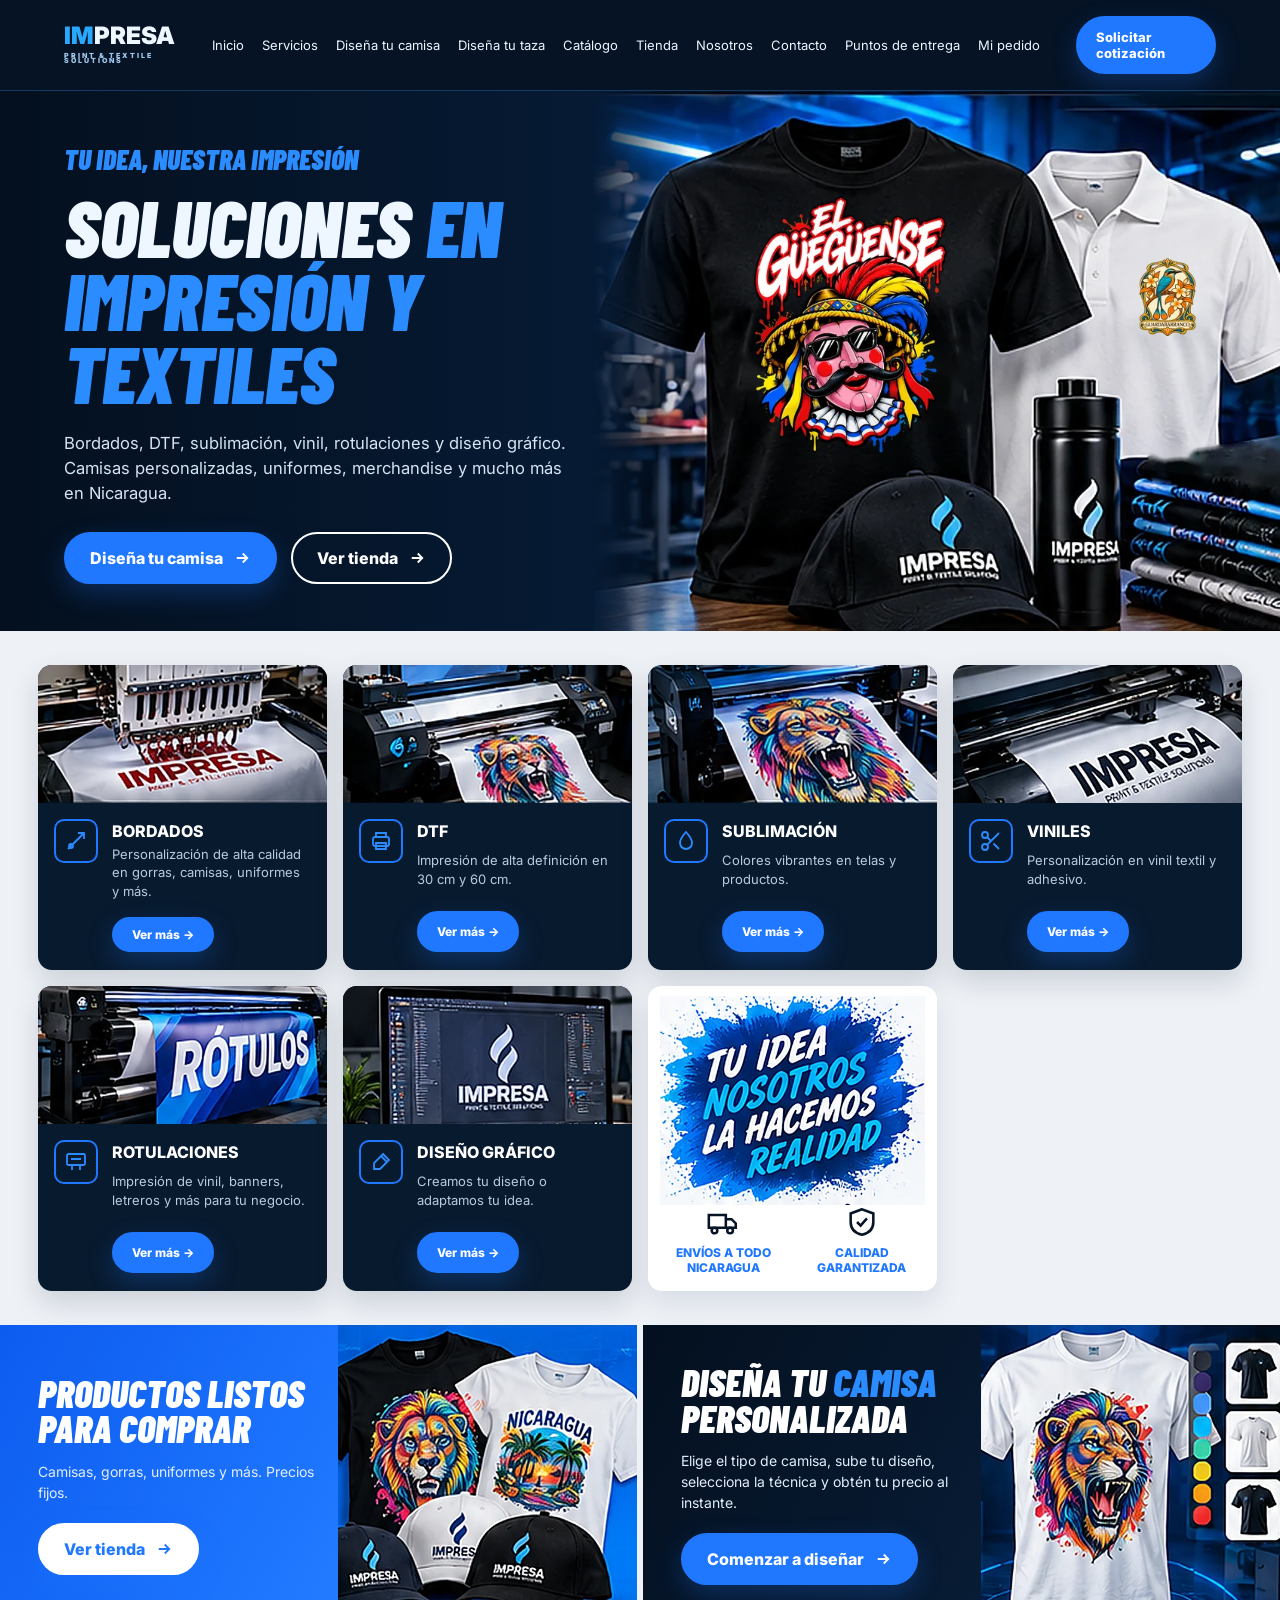
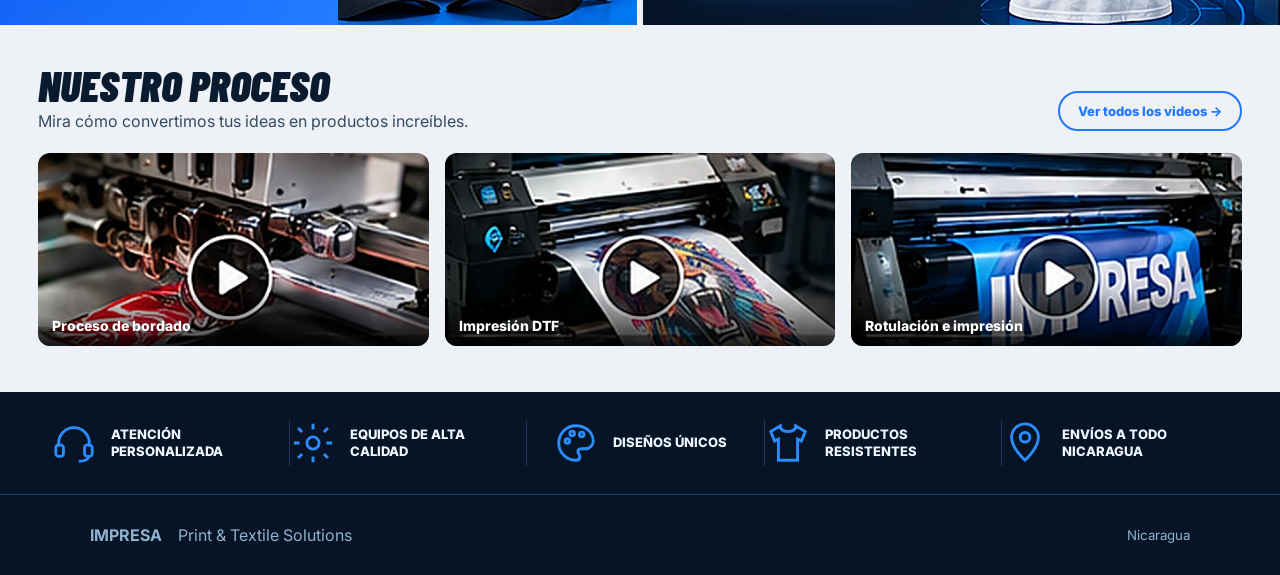
<file: index.html>
<!doctype html>
<html lang="es">
<head>
<meta charset="UTF-8">
<meta name="viewport" content="width=device-width,initial-scale=1">
<meta name="theme-color" content="#061426">
<title>IMPRESA | Print & Textile Solutions</title>
<meta name="description" content="Bordados, DTF, sublimación, vinil, rotulaciones y diseño gráfico en Nicaragua. Diseña tu camisa o compra productos listos.">
<link rel="preconnect" href="https://fonts.googleapis.com"><link rel="preconnect" href="https://fonts.gstatic.com" crossorigin>
<link href="https://fonts.googleapis.com/css2?family=Barlow+Condensed:ital,wght@1,800;1,900&family=Inter:wght@400;600;700;800&display=swap" rel="stylesheet">
<link rel="stylesheet" href="styles.css?v=taza360-1">
<style>
:root{--azul:#1f78ff;--azul2:#2a8cff;--navy:#061426;--card:#081a2e;--claro:#eef2f7}
body{font-family:Inter,Arial,sans-serif}
.disp{font-family:'Barlow Condensed',Impact,sans-serif;font-style:italic;font-weight:900;text-transform:uppercase;letter-spacing:0;line-height:.92}
.btnA{display:inline-flex;align-items:center;gap:10px;background:var(--azul);color:#fff;font-weight:800;padding:14px 24px;border-radius:999px;border:2px solid var(--azul);box-shadow:0 10px 26px #1f78ff40;transition:transform .15s,background .15s}
.btnA:hover{transform:translateY(-2px);background:var(--azul2)}
.btnA.line{background:transparent;border-color:#fff;box-shadow:none}
.btnA.white{background:#fff;color:var(--azul);border-color:#fff}
.btnA svg{width:18px;height:18px}
.quote{margin-left:8px;padding:11px 18px;font-size:13px}
/* Portada */
.hero2{position:relative;display:grid;grid-template-columns:minmax(0,.85fr) minmax(0,1.15fr);align-items:center;gap:20px;padding:0 0 0 5%;background:linear-gradient(90deg,#04101f 0,#061a33 45%,#0a2445 100%);overflow:hidden;min-height:540px}
.hero2 .txt{position:relative;z-index:2;padding:40px 0}
.hero2 .kicker{font-size:clamp(20px,2.2vw,28px);color:var(--azul2);margin:0}
.hero2 h1{font-size:clamp(46px,6.2vw,92px);margin:10px 0 22px;letter-spacing:0}
.hero2 h1 .b{color:var(--azul2)}
.hero2 p{color:#d6e4f3;font-size:clamp(15px,1.3vw,18px);line-height:1.5;max-width:520px}
.hero2 .acts{display:flex;gap:14px;flex-wrap:wrap;margin-top:26px}
.hero2 .pic{align-self:stretch;margin:0;position:relative}
.hero2 .pic img{width:100%;height:100%;object-fit:cover;object-position:left center;-webkit-mask-image:linear-gradient(90deg,transparent 0,#000 14%);mask-image:linear-gradient(90deg,transparent 0,#000 14%)}
/* Servicios */
.svcWrap{background:var(--claro);padding:34px 3%}
.svcGrid{max-width:1240px;margin:auto;display:grid;grid-template-columns:repeat(4,1fr);gap:16px}
.svcCard{background:var(--card);border-radius:14px;overflow:hidden;display:flex;flex-direction:column;box-shadow:0 12px 28px #06142626;color:#fff}
.svcCard img{width:100%;aspect-ratio:2.1/1;object-fit:cover}
.svcCard .body{display:grid;grid-template-columns:44px 1fr;gap:4px 14px;padding:16px 16px 18px;flex:1}
.ico2{grid-row:1/3;width:44px;height:44px;border-radius:10px;border:2px solid var(--azul);display:grid;place-items:center;color:var(--azul2)}
.ico2 svg{width:24px;height:24px}
.svcCard h3{margin:2px 0 0;font-size:16px;font-weight:800;text-transform:uppercase}
.svcCard p{margin:0;color:#b9cbe0;font-size:13px;line-height:1.45}
.svcCard .more{grid-column:2;justify-self:start;margin-top:12px;padding:8px 18px;font-size:12px}
.ideaCard{background:#fff;border-radius:14px;display:flex;flex-direction:column;align-items:center;justify-content:space-between;padding:10px 12px 16px;color:var(--azul);box-shadow:0 12px 28px #06142618}
.ideaCard img{width:100%;max-width:300px}
.ideaCard .perks{display:grid;grid-template-columns:1fr 1fr;gap:12px;width:100%;text-align:center;font-weight:800;font-size:12px;text-transform:uppercase}
.ideaCard .perks svg{width:34px;height:34px;display:block;margin:0 auto 6px;color:var(--navy)}
/* Banners */
.banners{display:grid;grid-template-columns:1fr 1fr;gap:6px;background:var(--claro);padding:0}
.ban{position:relative;display:grid;grid-template-columns:minmax(0,1fr) minmax(0,1fr);align-items:center;overflow:hidden;min-height:300px;color:#fff;padding-left:clamp(20px,3vw,40px)}
.ban.prod{background:linear-gradient(120deg,#0d5cf0,#1f78ff 55%,#3b8dff)}
.ban.dis{background:linear-gradient(120deg,#04101f,#0a2342)}
.ban h2{font-size:clamp(30px,3vw,46px);overflow-wrap:anywhere;margin:0 0 14px;letter-spacing:0}
.ban.dis h2 .b{color:var(--azul2)}
.ban p{color:#e3eefb;font-size:14px;line-height:1.5;margin:0 0 20px;max-width:330px}
.ban img{width:100%;height:100%;object-fit:cover}
/* Proceso */
.proc{background:var(--claro);color:var(--navy);padding:40px 3% 46px}
.proc .top{max-width:1240px;margin:0 auto 22px;display:flex;justify-content:space-between;align-items:end;gap:16px;flex-wrap:wrap}
.proc h2{font-size:clamp(34px,3.4vw,46px);margin:0;color:#0a1b30}
.proc .top p{margin:6px 0 0;color:#334a63}
.proc .btnA.line{border-color:var(--azul);color:var(--azul);padding:10px 18px;font-size:13px}
.vids{max-width:1240px;margin:auto;display:grid;grid-template-columns:repeat(auto-fit,minmax(230px,1fr));gap:16px}
.vid{position:relative;padding:0;border:0;border-radius:12px;overflow:hidden;cursor:pointer;background:#000;text-align:left;color:#fff;font:inherit}
.vid img{width:100%;aspect-ratio:2.03/1;object-fit:cover;transition:transform .3s}
.vid:hover img{transform:scale(1.04)}
.vid span{position:absolute;left:0;right:0;bottom:0;padding:26px 14px 12px;background:linear-gradient(transparent,#000c);font-weight:800;font-size:14px}
/* Ventajas */
.perksBar{background:var(--navy);display:grid;grid-template-columns:repeat(5,1fr);padding:28px 4%;gap:10px}
.perksBar div{display:flex;align-items:center;gap:14px;justify-content:center;font-weight:800;font-size:13px;text-transform:uppercase;line-height:1.3}
.perksBar div+div{border-left:1px solid #1d3a5a}
.perksBar svg{width:46px;height:46px;color:var(--azul2);flex:none}
.tiendaHome{background:#081a2e;padding:44px 4% 40px}
.tHead{max-width:1240px;margin:0 auto 18px;display:flex;justify-content:space-between;align-items:end;gap:14px;flex-wrap:wrap}
.tHead h2{font-size:clamp(34px,4vw,52px);margin:4px 0 0;color:#fff}
.carrusel{position:relative;max-width:1240px;margin:auto}
.pista{display:flex;gap:16px;overflow-x:auto;scroll-snap-type:x mandatory;scroll-behavior:smooth;padding:4px 2px 12px;scrollbar-width:none}
.pista::-webkit-scrollbar{display:none}
.slide{flex:0 0 calc((100% - 48px)/4);scroll-snap-align:start;background:#0b2037;border:1px solid #1d4d77;border-radius:16px;padding:10px 10px 14px;display:flex;flex-direction:column;gap:4px}
.slide .zoom,.realProducts .zoom{all:unset;cursor:zoom-in;display:block;border-radius:12px;overflow:hidden}
.slide img{width:100%;aspect-ratio:1;object-fit:cover;background:#eef2f7;transition:transform .3s}.slide .zoom:hover img{transform:scale(1.04)}
.slide b{font-size:15px;margin-top:6px}.slide span{font-size:12px;color:#9fc0da}.slide strong{color:#37aefe;font-size:18px}
.cNav{position:absolute;top:38%;z-index:2;width:44px;height:44px;border-radius:50%;border:0;background:#1f78ff;color:#fff;font-size:28px;line-height:1;cursor:pointer;box-shadow:0 6px 18px #0008}
.cPrev{left:-14px}.cSig{right:-14px}
@media(max-width:900px){.slide{flex-basis:calc((100% - 16px)/2)}}
@media(max-width:520px){.slide{flex-basis:78%}.cNav{display:none}}
@media(max-width:1100px){.quote{display:none}.svcGrid,.vids{grid-template-columns:repeat(2,1fr)}.banners{grid-template-columns:1fr}.perksBar{grid-template-columns:repeat(3,1fr);row-gap:22px}.perksBar div:nth-child(4){border-left:0}}
@media(max-width:900px){.hero2{grid-template-columns:1fr;padding:34px 5% 0;min-height:0}.hero2 .txt{padding-bottom:0}.hero2 .pic{margin:0 -6%}.hero2 .pic img{-webkit-mask-image:linear-gradient(180deg,transparent 0,#000 18%);mask-image:linear-gradient(180deg,transparent 0,#000 18%);height:auto}}
@media(max-width:600px){.svcGrid{gap:10px}.svcCard .body{grid-template-columns:1fr;padding:12px}.ico2{display:none}.svcCard h3{font-size:14px}.svcCard p{font-size:12px}.svcCard .more{grid-column:1;padding:7px 14px}.ban{grid-template-columns:1fr;padding:28px 20px 0}.ban img{height:240px;object-fit:contain}.vids{gap:10px}.vid span{font-size:12px;padding:20px 10px 8px}.perksBar{grid-template-columns:1fr 1fr}.perksBar div{justify-content:flex-start;border-left:0!important}.perksBar svg{width:36px;height:36px}.hero2 .acts .btnA{flex:1;justify-content:center;padding:13px 12px;font-size:14px;white-space:nowrap}}
</style>
</head>
<body>
<header>
  <a class="brand" href="index.html"><span>IM</span>PRESA<small>PRINT & TEXTILE SOLUTIONS</small></a>
  <button id="menu" aria-label="Abrir menú">☰</button>
  <nav id="nav"><a href="index.html">Inicio</a><a href="servicios.html">Servicios</a><a href="disena.html">Diseña tu camisa</a><a href="taza.html">Diseña tu taza</a><a href="catalogo.html">Catálogo</a><a href="tienda.html">Tienda</a><a href="nosotros.html">Nosotros</a><a href="contacto.html">Contacto</a><a href="puntos.html">Puntos de entrega</a><a href="pedido.html">Mi pedido <b id="cartCount"></b></a></nav>
  <a class="btnA quote" href="contacto.html">Solicitar cotización</a>
</header>

<main>
<section class="hero2" aria-labelledby="titulo">
  <div class="txt">
    <p class="kicker disp">Tu idea, nuestra impresión</p>
    <h1 id="titulo" class="disp">Soluciones <span class="b">en impresión y textiles</span></h1>
    <p>Bordados, DTF, sublimación, vinil, rotulaciones y diseño gráfico. Camisas personalizadas, uniformes, merchandise y mucho más en Nicaragua.</p>
    <div class="acts">
      <a class="btnA" href="disena.html">Diseña tu camisa <svg viewBox="0 0 24 24" fill="none" stroke="currentColor" stroke-width="2.4"><path d="M5 12h14M13 6l6 6-6 6"/></svg></a>
      <a class="btnA line" href="tienda.html">Ver tienda <svg viewBox="0 0 24 24" fill="none" stroke="currentColor" stroke-width="2.4"><path d="M5 12h14M13 6l6 6-6 6"/></svg></a>
    </div>
  </div>
  <figure class="pic"><img src="assets/portada/hero.webp" alt="Camiseta negra con el diseño El Güegüense, polo blanco con el guardabarranco, gorra y termo" width="1278" height="716" fetchpriority="high"></figure>
</section>

<section class="tiendaHome" aria-labelledby="t-tienda"><div class="tHead"><div><p class="eyebrow">TIENDA IMPRESA</p><h2 id="t-tienda" class="disp">Listas para llevar</h2></div><a class="btnA" href="tienda.html">Ver toda la tienda →</a></div>
  <div id="carrusel" class="carrusel" role="region" aria-roledescription="carrusel" aria-label="Productos de la tienda"><button type="button" class="cNav cPrev" aria-label="Anterior">‹</button><div class="pista" tabindex="0"></div><button type="button" class="cNav cSig" aria-label="Siguiente">›</button></div>
</section>

<section class="svcWrap" aria-label="Servicios">
  <div class="svcGrid">
    <article class="svcCard"><img src="assets/portada/bordado.webp" alt="Máquina bordando el logo IMPRESA" loading="lazy"><div class="body"><span class="ico2"><svg viewBox="0 0 24 24" fill="none" stroke="currentColor" stroke-width="1.8"><path d="M4 20 20 4M14 4h6v6"/><circle cx="7" cy="17" r="2"/></svg></span><h3>Bordados</h3><p>Personalización de alta calidad en gorras, camisas, uniformes y más.</p><a class="btnA more" href="servicios.html#bordado">Ver más →</a></div></article>
    <article class="svcCard"><img src="assets/portada/dtf.webp" alt="Impresora DTF imprimiendo un león a color" loading="lazy"><div class="body"><span class="ico2"><svg viewBox="0 0 24 24" fill="none" stroke="currentColor" stroke-width="1.8"><rect x="4" y="8" width="16" height="9" rx="2"/><path d="M7 8V4h10v4M7 14h10v6H7z"/></svg></span><h3>DTF</h3><p>Impresión de alta definición en 30 cm y 60 cm.</p><a class="btnA more" href="servicios.html#dtf">Ver más →</a></div></article>
    <article class="svcCard"><img src="assets/portada/sublimacion.webp" alt="Sublimación de un león a todo color" loading="lazy"><div class="body"><span class="ico2"><svg viewBox="0 0 24 24" fill="none" stroke="currentColor" stroke-width="1.8"><path d="M12 3s6 6.5 6 11a6 6 0 0 1-12 0c0-4.5 6-11 6-11z"/></svg></span><h3>Sublimación</h3><p>Colores vibrantes en telas y productos.</p><a class="btnA more" href="servicios.html#sublimacion">Ver más →</a></div></article>
    <article class="svcCard"><img src="assets/portada/vinil.webp" alt="Vinil impreso con el logo IMPRESA" loading="lazy"><div class="body"><span class="ico2"><svg viewBox="0 0 24 24" fill="none" stroke="currentColor" stroke-width="1.8"><circle cx="6" cy="6" r="3"/><circle cx="6" cy="18" r="3"/><path d="M20 4 8.1 15.9M14.5 14.5 20 20M8.1 8.1 12 12"/></svg></span><h3>Viniles</h3><p>Personalización en vinil textil y adhesivo.</p><a class="btnA more" href="servicios.html#vinil">Ver más →</a></div></article>
    <article class="svcCard"><img src="assets/portada/rotulacion.webp" alt="Impresión de un rótulo en gran formato" loading="lazy"><div class="body"><span class="ico2"><svg viewBox="0 0 24 24" fill="none" stroke="currentColor" stroke-width="1.8"><rect x="3" y="4" width="18" height="11" rx="1.5"/><path d="M8 15v5M16 15v5M7 9h10"/></svg></span><h3>Rotulaciones</h3><p>Impresión de vinil, banners, letreros y más para tu negocio.</p><a class="btnA more" href="servicios.html#rotulacion">Ver más →</a></div></article>
    <article class="svcCard"><img src="assets/portada/diseno-grafico.webp" alt="Diseño del logo IMPRESA en computadora" loading="lazy"><div class="body"><span class="ico2"><svg viewBox="0 0 24 24" fill="none" stroke="currentColor" stroke-width="1.8"><path d="m14 4 6 6-9 9H5v-6z"/><path d="m12 6 6 6"/></svg></span><h3>Diseño gráfico</h3><p>Creamos tu diseño o adaptamos tu idea.</p><a class="btnA more" href="servicios.html#diseno">Ver más →</a></div></article>
    <div class="ideaCard">
      <img src="assets/portada/tu-idea.webp" alt="Tu idea, nosotros la hacemos realidad" loading="lazy">
      <div class="perks"><span><svg viewBox="0 0 24 24" fill="none" stroke="currentColor" stroke-width="1.8"><path d="M2 7h12v9H2zM14 10h4l3 3v3h-7"/><circle cx="6" cy="18" r="2"/><circle cx="17" cy="18" r="2"/></svg>Envíos a todo Nicaragua</span><span><svg viewBox="0 0 24 24" fill="none" stroke="currentColor" stroke-width="1.8"><path d="M12 3 4 6v6c0 5 3.5 8 8 9 4.5-1 8-4 8-9V6z"/><path d="m8.5 12 2.5 2.5 4.5-5"/></svg>Calidad garantizada</span></div>
    </div>
  </div>
</section>

<section class="banners" aria-label="Tienda y diseño">
  <div class="ban prod">
    <div><h2 class="disp">Productos listos para comprar</h2><p>Camisas, gorras, uniformes y más. Precios fijos.</p><a class="btnA white" href="tienda.html">Ver tienda <svg viewBox="0 0 24 24" fill="none" stroke="currentColor" stroke-width="2.4"><path d="M5 12h14M13 6l6 6-6 6"/></svg></a></div>
    <img src="assets/portada/productos.webp" alt="Camisetas y gorras listas para comprar" loading="lazy">
  </div>
  <div class="ban dis">
    <div><h2 class="disp">Diseña tu <span class="b">camisa</span> personalizada</h2><p>Elige el tipo de camisa, sube tu diseño, selecciona la técnica y obtén tu precio al instante.</p><a class="btnA" href="disena.html">Comenzar a diseñar <svg viewBox="0 0 24 24" fill="none" stroke="currentColor" stroke-width="2.4"><path d="M5 12h14M13 6l6 6-6 6"/></svg></a></div>
    <img src="assets/portada/disena.webp" alt="Camiseta blanca con diseño de león y selector de colores" loading="lazy">
  </div>
</section>

<section class="proc" aria-labelledby="proceso">
  <div class="top"><div><h2 id="proceso" class="disp">Nuestro proceso</h2><p>Mira cómo convertimos tus ideas en productos increíbles.</p></div><a class="btnA line" href="nosotros.html#proceso">Ver todos los videos →</a></div>
  <div class="vids">
    <button class="vid video" data-title="Proceso de bordado"><img src="assets/portada/video-bordado.webp" alt="" loading="lazy"><span>Proceso de bordado</span></button>
    <button class="vid video" data-title="Impresión DTF"><img src="assets/portada/video-dtf.webp" alt="" loading="lazy"><span>Impresión DTF</span></button>
    <button class="vid video" data-title="Rotulación e impresión"><img src="assets/portada/video-rotulacion.webp" alt="" loading="lazy"><span>Rotulación e impresión</span></button>
  </div>
</section>

<section class="perksBar" aria-label="Por qué IMPRESA">
  <div><svg viewBox="0 0 24 24" fill="none" stroke="currentColor" stroke-width="1.5"><path d="M4 14v-2a8 8 0 0 1 16 0v2"/><rect x="2.5" y="13" width="4" height="6" rx="1.5"/><rect x="17.5" y="13" width="4" height="6" rx="1.5"/><path d="M19.5 19c0 1.5-2 2.5-5 2.5"/></svg>Atención personalizada</div>
  <div><svg viewBox="0 0 24 24" fill="none" stroke="currentColor" stroke-width="1.5"><circle cx="12" cy="12" r="3.2"/><path d="M12 2v3M12 19v3M4.2 4.2l2.1 2.1M17.7 17.7l2.1 2.1M2 12h3M19 12h3M4.2 19.8l2.1-2.1M17.7 6.3l2.1-2.1"/></svg>Equipos de alta calidad</div>
  <div><svg viewBox="0 0 24 24" fill="none" stroke="currentColor" stroke-width="1.5"><path d="M12 3a9 9 0 1 0 0 18c1.5 0 2-1 2-2s-1-1.5-1-2.5 1-1.5 2-1.5h2a4 4 0 0 0 4-4c0-4.5-4-8-9-8z"/><circle cx="7.5" cy="11" r="1.2"/><circle cx="10" cy="7" r="1.2"/><circle cx="15" cy="7.5" r="1.2"/></svg>Diseños únicos</div>
  <div><svg viewBox="0 0 24 24" fill="none" stroke="currentColor" stroke-width="1.5"><path d="M8 3 3 6l2 5 2-1v11h10V10l2 1 2-5-5-3c0 2-1.5 3-4 3S8 5 8 3z"/></svg>Productos resistentes</div>
  <div><svg viewBox="0 0 24 24" fill="none" stroke="currentColor" stroke-width="1.5"><path d="M12 21s7-6.2 7-12a7 7 0 0 0-14 0c0 5.8 7 12 7 12z"/><circle cx="12" cy="9" r="2.5"/></svg>Envíos a todo Nicaragua</div>
</section>
</main>

<dialog id="videoModal"><button id="closeModal" aria-label="Cerrar">✕</button><div class="videoBox">▶</div><h3 id="videoTitle">Proceso IMPRESA</h3><p id="videoNote">Pronto verás aquí el video real de IMPRESA. Mientras tanto, escríbenos por WhatsApp y te mostramos trabajos recientes.</p></dialog>
<footer><b>IMPRESA</b><span>Print & Textile Solutions</span><small>Nicaragua</small></footer>
<script src="config.js"></script><script src="app.js?v=taza-transparente-4"></script><script src="camisas.js"></script>
</body>
</html>
</file>
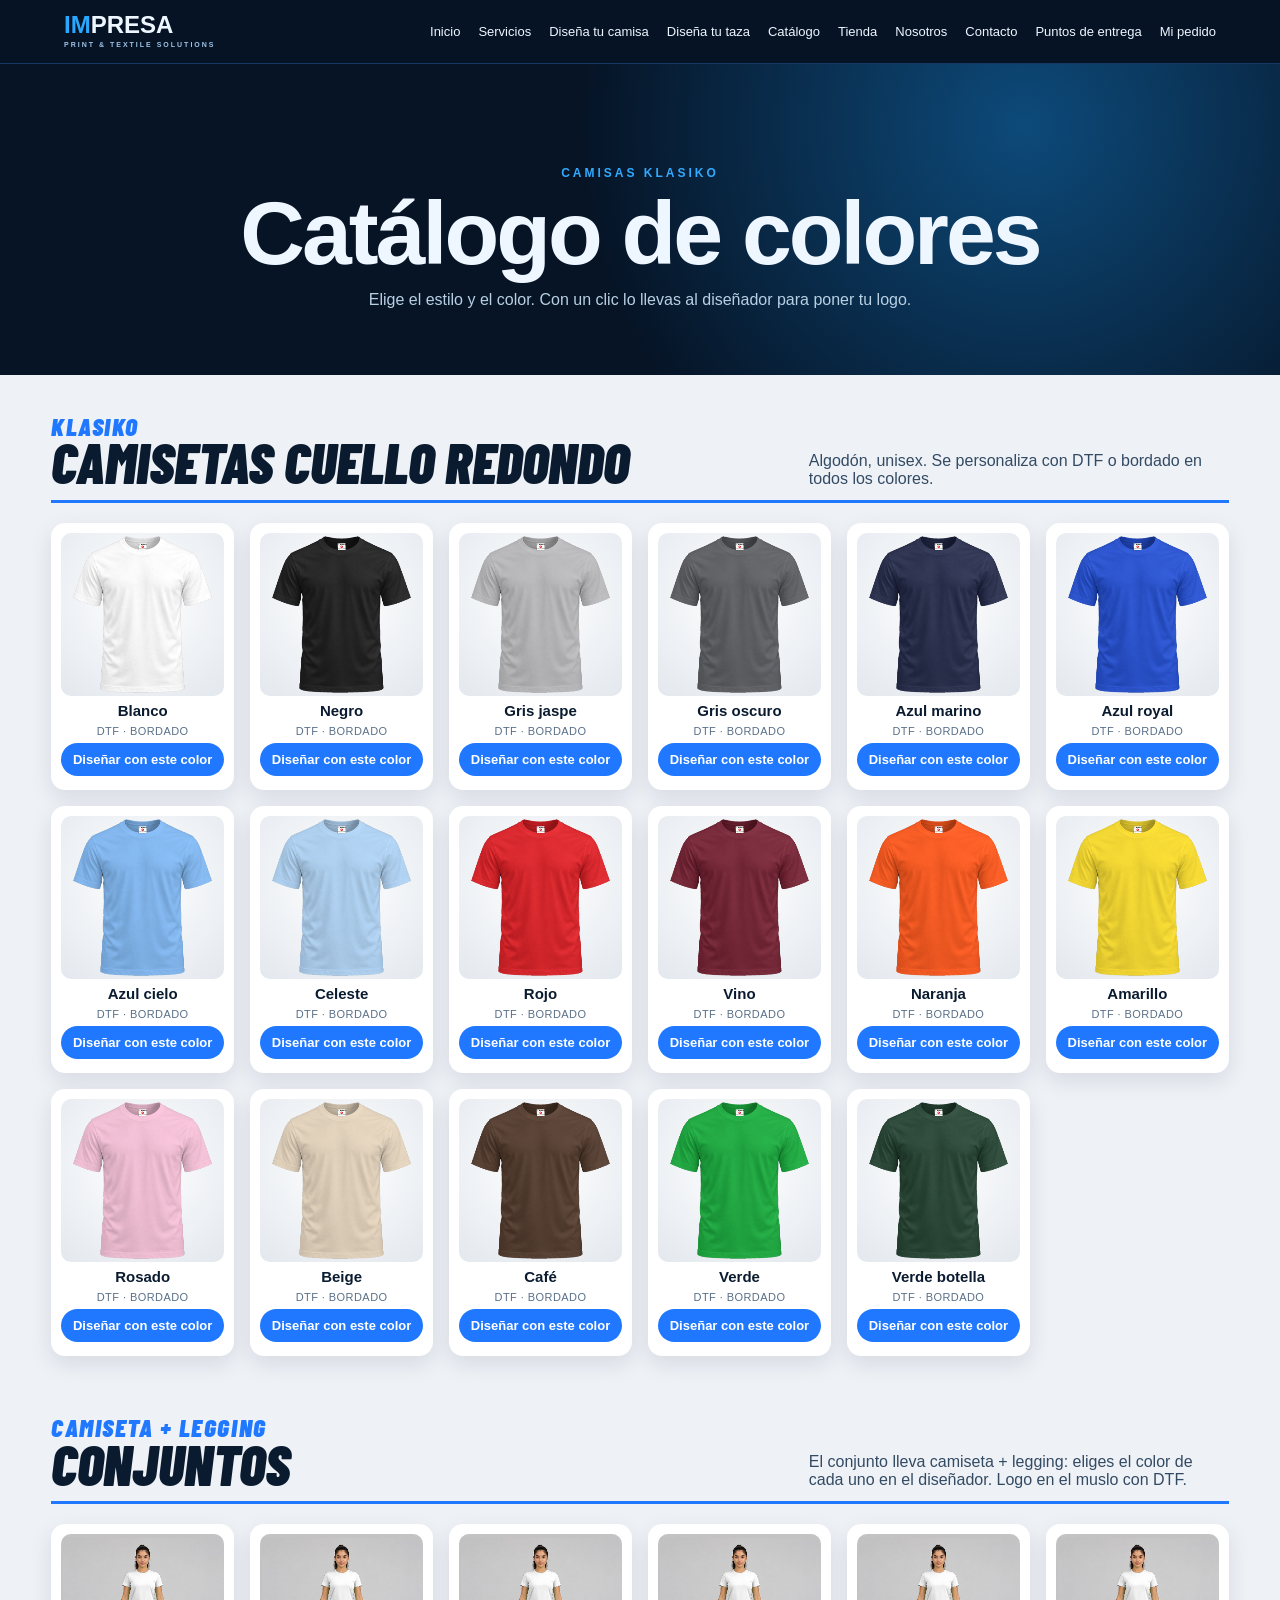
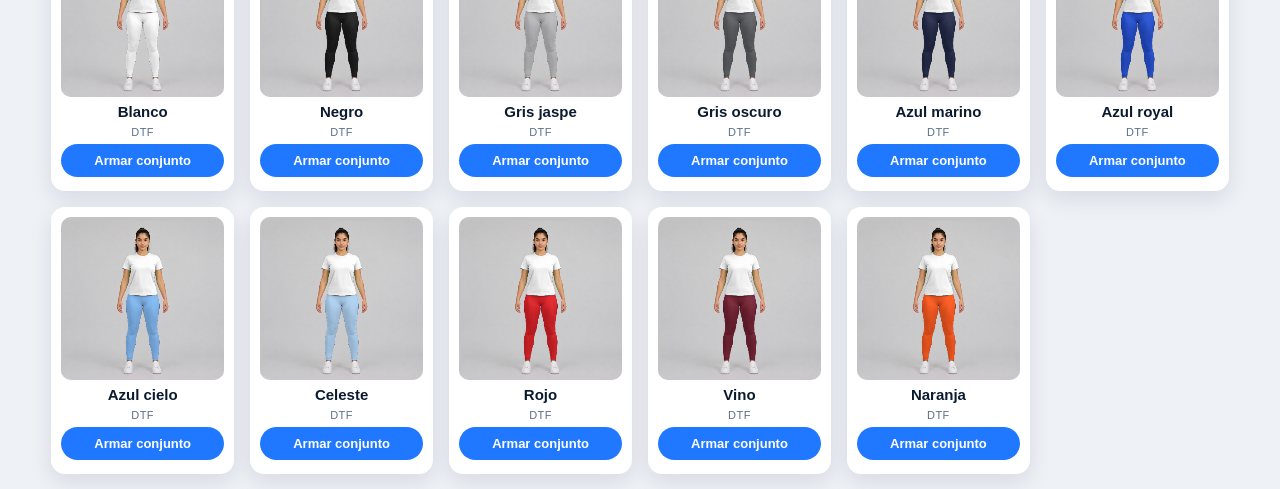
<file: catalogo.html>
<!doctype html>
<html lang="es">
<head>
<meta charset="UTF-8"><meta name="viewport" content="width=device-width,initial-scale=1"><meta name="theme-color" content="#061426">
<title>Catálogo de colores | IMPRESA</title>
<meta name="description" content="Catálogo de camisas Klasiko: camiseta cuello redondo y camisa Waffit en todos sus colores. Elige tu color y diseña tu camisa.">
<link href="https://fonts.googleapis.com/css2?family=Barlow+Condensed:ital,wght@1,800;1,900&display=swap" rel="stylesheet">
<link rel="stylesheet" href="styles.css">
<style>
.cat{background:#eef2f7;color:#0a1b30;padding:40px 4% 50px}
.cat+.cat{padding-top:10px}
.catHead{max-width:1240px;margin:0 auto 20px;display:flex;justify-content:space-between;align-items:end;gap:16px;flex-wrap:wrap;border-bottom:3px solid #1f78ff;padding-bottom:12px}
.catHead h2{font-family:'Barlow Condensed',Impact,sans-serif;font-style:italic;font-weight:900;text-transform:uppercase;font-size:clamp(36px,4.4vw,58px);line-height:.9;margin:0;letter-spacing:0;color:#0a1b30}
.catHead h2 small{display:block;font-size:.45em;color:#1f78ff;letter-spacing:.06em}
.catHead p{margin:0;color:#334a63;max-width:420px}
.grid{max-width:1240px;margin:auto;display:grid;grid-template-columns:repeat(auto-fill,minmax(170px,1fr));gap:16px}
.card{background:#fff;border-radius:14px;padding:10px 10px 14px;text-align:center;box-shadow:0 8px 22px #0614261a;display:flex;flex-direction:column;gap:6px;transition:transform .15s}
.card:hover{transform:translateY(-3px)}
.card canvas{width:100%;aspect-ratio:1;border-radius:10px;background:radial-gradient(circle at 50% 40%,#fff,#e3e8ee)}
.card b{font-size:15px}
.card .cod{font-family:'Barlow Condensed',Impact,sans-serif;font-style:italic;font-weight:900;font-size:24px;color:#1f78ff;line-height:1}
.card .uso{font-size:11px;color:#5a7088;text-transform:uppercase;letter-spacing:.04em}
.card a{margin-top:auto;background:#1f78ff;color:#fff;border-radius:999px;padding:9px 10px;font-weight:800;font-size:13px}
.card a:hover{background:#2a8cff}.card a.lisa{background:#fff;color:#1f78ff;border:2px solid #1f78ff}
@media(max-width:520px){.grid{grid-template-columns:1fr 1fr;gap:10px}.card .cod{font-size:20px}}
</style>
</head>
<body>
<header><a class="brand" href="index.html"><span>IM</span>PRESA<small>PRINT & TEXTILE SOLUTIONS</small></a><button id="menu" aria-label="Abrir menú">☰</button><nav id="nav"><a href="index.html">Inicio</a><a href="servicios.html">Servicios</a><a href="disena.html">Diseña tu camisa</a><a href="taza.html">Diseña tu taza</a><a href="catalogo.html">Catálogo</a><a href="tienda.html">Tienda</a><a href="nosotros.html">Nosotros</a><a href="contacto.html">Contacto</a><a href="puntos.html">Puntos de entrega</a><a href="pedido.html">Mi pedido <b id="cartCount"></b></a></nav></header>
<main>
<section class="pageHero"><p class="eyebrow">CAMISAS KLASIKO</p><h1>Catálogo de colores</h1><p>Elige el estilo y el color. Con un clic lo llevas al diseñador para poner tu logo.</p></section>
<section class="cat" aria-labelledby="t-camiseta"><div class="catHead"><h2 id="t-camiseta"><small>Klasiko</small>Camisetas cuello redondo</h2><p>Algodón, unisex. Se personaliza con DTF o bordado en todos los colores.</p></div><div class="grid" data-prenda="camiseta"></div></section>
<section class="cat" aria-labelledby="t-leg"><div class="catHead"><h2 id="t-leg"><small>Camiseta + legging</small>Conjuntos</h2><p>El conjunto lleva camiseta + legging: eliges el color de cada uno en el diseñador. Logo en el muslo con DTF.</p></div><div class="grid" data-prenda="legging"></div></section>
<section class="cat" aria-labelledby="t-waffit"><div class="catHead"><h2 id="t-waffit"><small>Klasiko U-Waffit</small>Camisas polo Waffit</h2><p>Tipo polo con ribete gris en cuello y mangas. Se personaliza con bordado en todos los colores.</p></div><div class="grid" data-prenda="waffit"></div></section>
</main>
<footer><b>IMPRESA</b><span>Print & Textile Solutions</span><small>Nicaragua</small></footer>
<script src="config.js"></script><script src="app.js"></script><script src="camisas.js"></script>
<script>
(async()=>{
const tmp=document.createElement('canvas');tmp.width=tmp.height=800;const tx=tmp.getContext('2d');
for(const grid of $$('.grid[data-prenda]')){const id=grid.dataset.prenda,p=PRENDAS[id];await cargarPrenda(id==='legging'?'modelo':id,false);
  for(const c of p.colores){const card=document.createElement('article');card.className='card';
    const cv=document.createElement('canvas');cv.width=cv.height=360;cv.setAttribute('role','img');cv.setAttribute('aria-label',`${p.corto} ${c.nombre}`);
    if(id==='legging')pintarCamisa(tx,'modelo','frente','#ffffff','M',c.hex);else pintarCamisa(tx,id,Object.keys(p.fotos)[0],c.hex,'M');cv.getContext('2d').drawImage(tmp,0,0,360,360);
    card.append(cv);
    if(c.codigo){const k=document.createElement('span');k.className='cod';k.textContent=c.codigo;card.append(k)}
    const n=document.createElement('b');n.textContent=c.nombre;card.append(n);
    const s=document.createElement('span');s.className='uso';const diseñable=true;s.textContent=(p.tecnicas||['DTF']).join(' · ');card.append(s);
    const a=document.createElement('a');if(diseñable){a.href=id==='legging'?`disena.html?prenda=conjunto&lado=legging&leg=${encodeURIComponent(c.nombre)}`:`disena.html?prenda=${id}&color=${encodeURIComponent(c.codigo||c.nombre)}`;a.textContent=id==='legging'?'Armar conjunto':'Diseñar con este color'}else{a.href='contacto.html';a.textContent='Consultar';a.className='lisa'}card.append(a);
    grid.append(card);await new Promise(r=>setTimeout(r)); // deja respirar al navegador entre camisas
  }}
})();
</script>
</body>
</html>
</file>
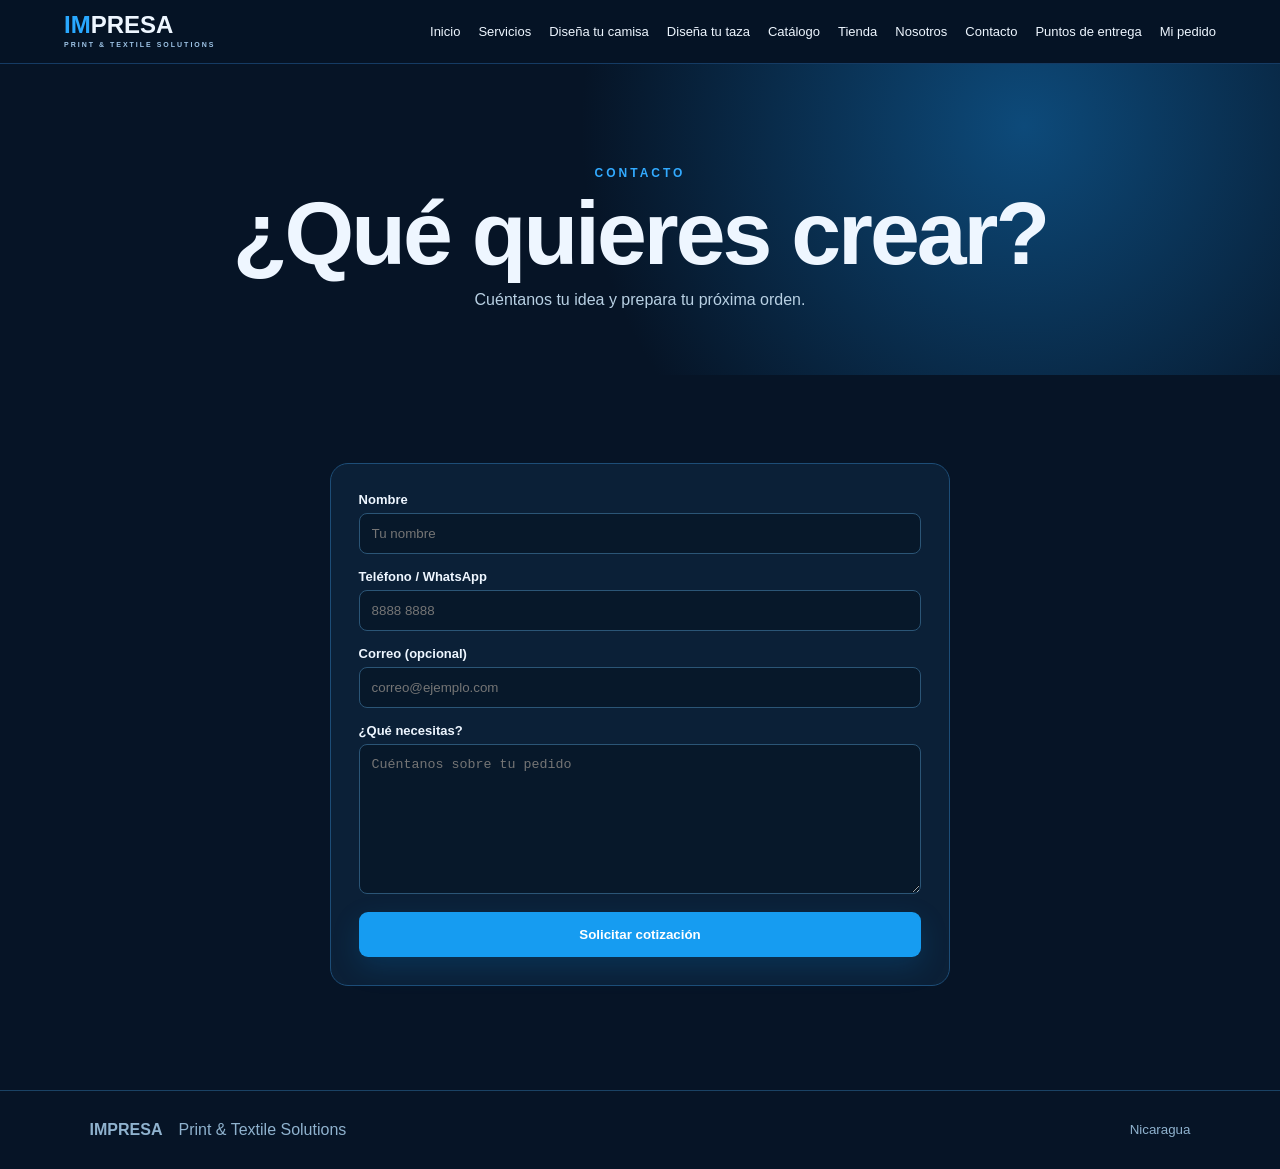
<file: contacto.html>
<!doctype html><html lang="es"><head><meta charset="UTF-8"><meta name="viewport" content="width=device-width,initial-scale=1"><meta name="theme-color" content="#061426"><title>Contacto | IMPRESA</title><link rel="stylesheet" href="styles.css"></head><body><header><a class="brand" href="index.html"><span>IM</span>PRESA<small>PRINT & TEXTILE SOLUTIONS</small></a><button id="menu" aria-label="Abrir menú">☰</button><nav id="nav"><a href="index.html">Inicio</a><a href="servicios.html">Servicios</a><a href="disena.html">Diseña tu camisa</a><a href="taza.html">Diseña tu taza</a><a href="catalogo.html">Catálogo</a><a href="tienda.html">Tienda</a><a href="nosotros.html">Nosotros</a><a href="contacto.html">Contacto</a><a href="puntos.html">Puntos de entrega</a><a href="pedido.html">Mi pedido <b id="cartCount"></b></a></nav></header><main><section class="pageHero"><p class="eyebrow">CONTACTO</p><h1>¿Qué quieres crear?</h1><p>Cuéntanos tu idea y prepara tu próxima orden.</p></section><section class="contactPage"><form class="contactForm" id="contactForm"><label>Nombre<input name="nombre" required autocomplete="name" placeholder="Tu nombre"></label><label>Teléfono / WhatsApp<input name="telefono" required type="tel" autocomplete="tel" placeholder="8888 8888"></label><label>Correo (opcional)<input name="correo" type="email" autocomplete="email" placeholder="correo@ejemplo.com"></label><label>¿Qué necesitas?<textarea name="mensaje" required placeholder="Cuéntanos sobre tu pedido"></textarea></label><button type="submit" class="btn">Solicitar cotización</button></form><p id="contactStatus" class="status" role="status"></p></section></main><footer><b>IMPRESA</b><span>Print & Textile Solutions</span><small>Nicaragua</small></footer><script src="config.js"></script><script src="app.js"></script></body></html>
</file>
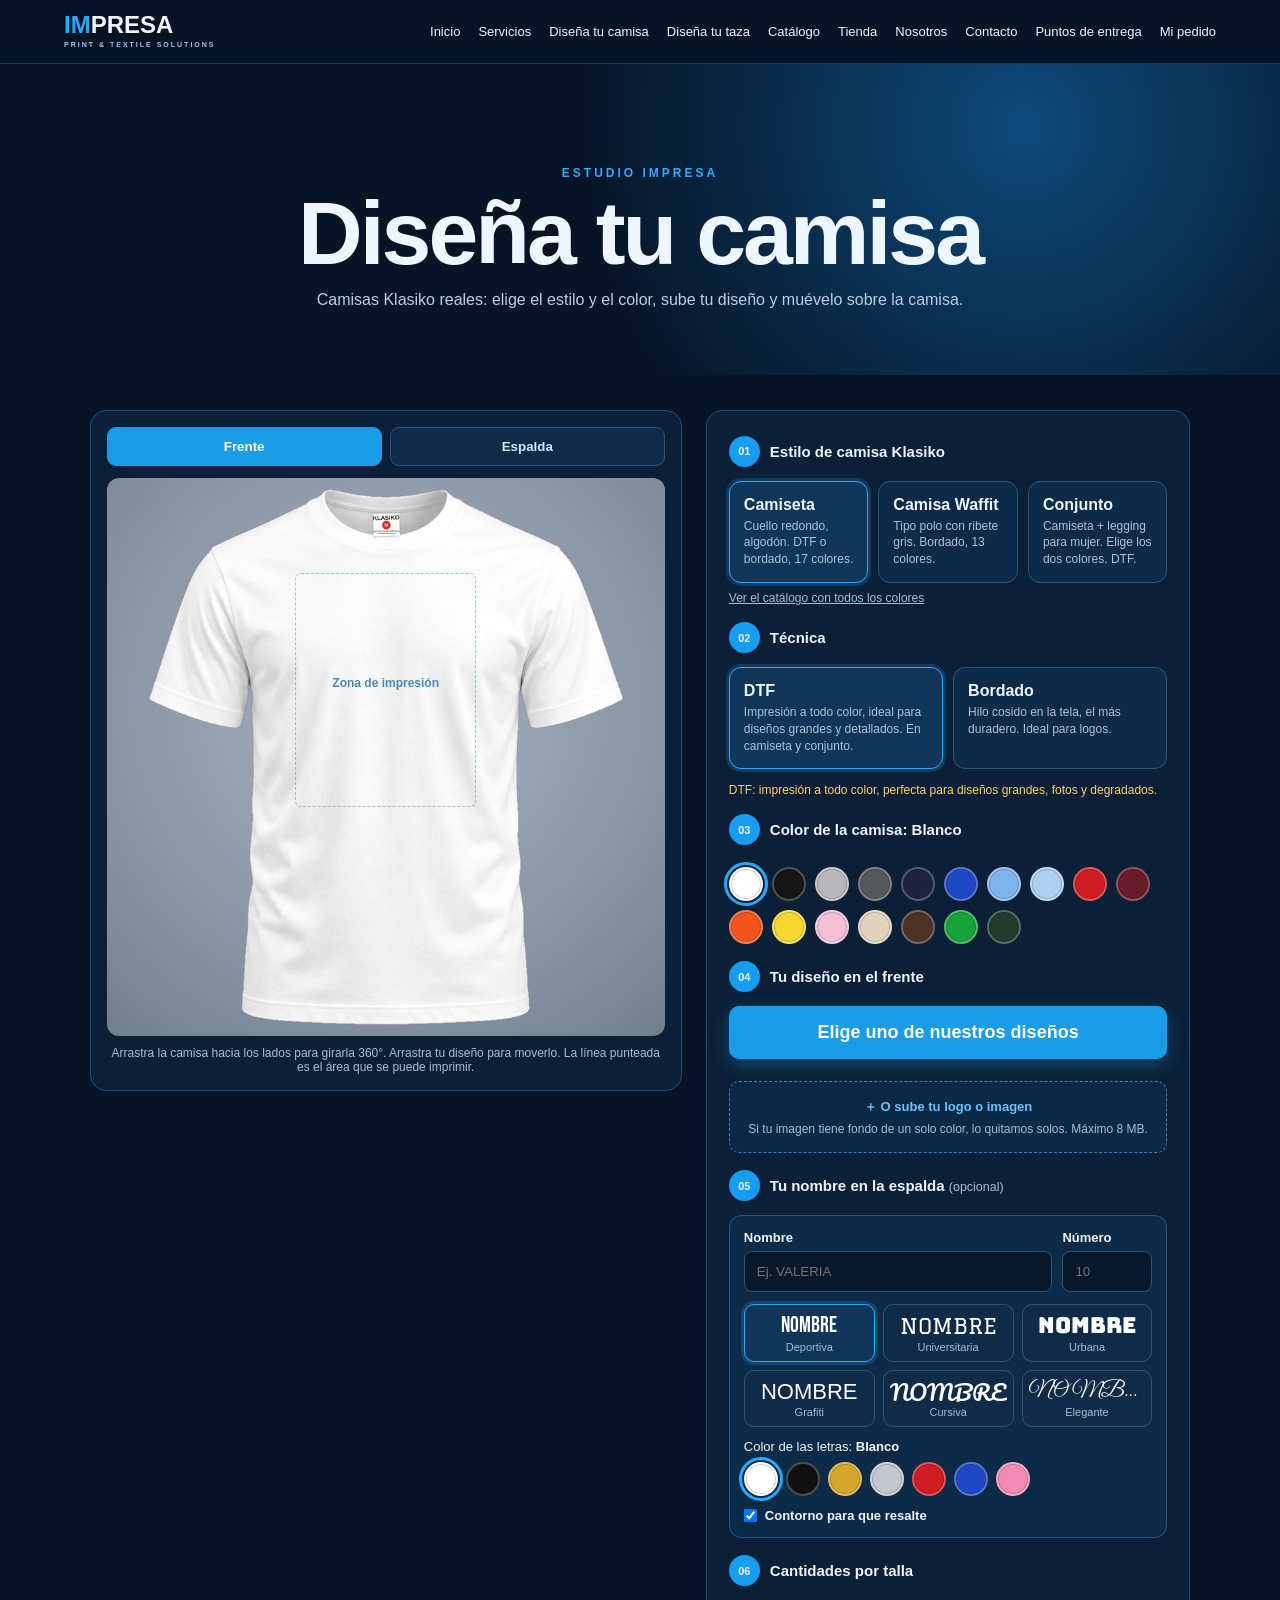
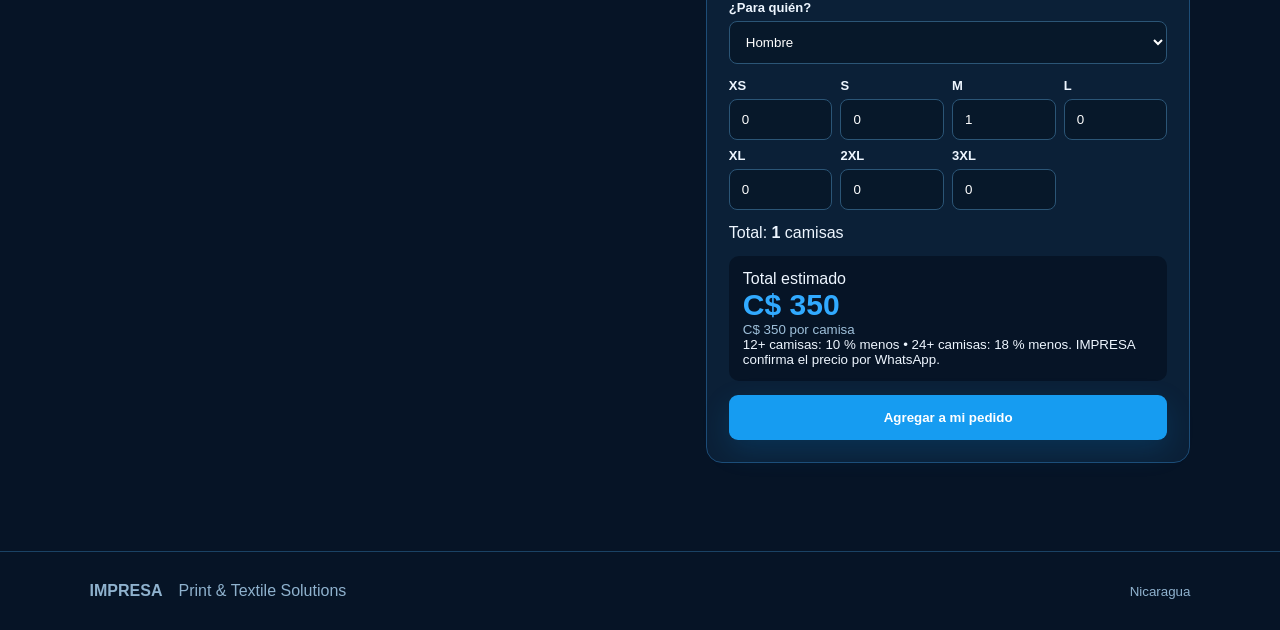
<file: disena.html>
<!doctype html>
<html lang="es">
<head>
<meta charset="UTF-8"><meta name="viewport" content="width=device-width,initial-scale=1"><meta name="theme-color" content="#061426">
<title>Diseña tu camisa | IMPRESA</title>
<meta name="description" content="Diseña tu camiseta con DTF o sublimación: elige el color, sube tu diseño y mira tu precio al instante.">
<link rel="preconnect" href="https://fonts.googleapis.com"><link rel="preconnect" href="https://fonts.gstatic.com" crossorigin>
<link href="https://fonts.googleapis.com/css2?family=Bebas+Neue&family=Bungee&family=Graduate&family=Great+Vibes&family=Pacifico&family=Permanent+Marker&display=swap" rel="stylesheet">
<link rel="stylesheet" href="styles.css">
<style>
.dz{max-width:1180px;margin:auto;display:grid;grid-template-columns:minmax(0,1.1fr) minmax(0,.9fr);gap:24px;align-items:start}
.dzPrev{background:#0b2037;border:1px solid #1d4d77;border-radius:16px;padding:16px;position:sticky;top:90px}
.ladoTabs{display:flex;gap:8px;margin-bottom:12px}
.ladoBtn{flex:1;background:#102b47;border:1px solid #24577f;color:#cce7ff;padding:11px;border-radius:9px;font-weight:700;cursor:pointer}
.ladoBtn.active{background:#1b9ce9;color:#fff;border-color:#1b9ce9}
.ladoBtn small{display:block;font-weight:400;font-size:11px;opacity:.85}
#stage{position:relative;aspect-ratio:1;border-radius:12px;background:radial-gradient(circle at 50% 40%,#a9b4c1,#8692a1 70%,#727e8d);overflow:hidden;touch-action:none;user-select:none;cursor:ew-resize}
#giro{position:absolute;inset:0}
.verDisenos{display:block;width:100%;text-align:center;padding:16px;border:0;border-radius:10px;background:#1b9ce9;color:#fff;font:inherit;font-weight:800;font-size:18px;cursor:pointer;box-shadow:0 6px 18px #1b9ce955}
.verDisenos:hover{background:#2aa8f5}
#dlgDisenos{width:min(960px,94vw);max-height:88vh;padding:0;border:1px solid #1d4d77;border-radius:16px;background:#0b2037;color:#eaf4ff}
#dlgDisenos::backdrop{background:#020a14cc}
.dlgHead{position:sticky;top:0;display:flex;justify-content:space-between;align-items:center;padding:14px 18px;background:#0b2037;border-bottom:1px solid #1d4d77;z-index:1}
.dlgHead b{font-size:20px}.dlgHead button{background:none;border:0;color:#fff;font-size:26px;cursor:pointer;line-height:1}
#gridDis{display:grid;grid-template-columns:repeat(auto-fill,minmax(150px,1fr));gap:12px;padding:16px 18px 20px}
.dItem{background:#102b47;border:1.5px solid #24577f;border-radius:12px;padding:8px;color:#cce7ff;cursor:pointer;display:flex;flex-direction:column;gap:6px;font:inherit;font-size:13px;font-weight:700}
.dItem:hover,.dItem:focus-visible{border-color:#29a8ff;background:#0f3558}
.dItem img{width:100%;aspect-ratio:1;object-fit:contain;border-radius:8px;background:radial-gradient(circle at 50% 40%,#f7f9fb,#c3cad2)}
#shirt{position:absolute;inset:0;width:100%;height:100%}
#zona{position:absolute;border:1.5px dashed #1b9ce980;border-radius:6px;pointer-events:none;transition:opacity .2s}
#zona:not(.vacia){opacity:0}#stage:hover #zona{opacity:1}
#zona.vacia::after{content:"Zona de impresión";position:absolute;inset:auto 0 50%;text-align:center;color:#1b6fa8;font-size:12px;font-weight:700;opacity:.8}
#designImg{position:absolute;cursor:grab;filter:drop-shadow(0 1px 1px #0002);max-width:none}
#designImg:active{cursor:grabbing}
#stage.bordado #designImg{filter:saturate(1.15) contrast(1.08) drop-shadow(0 1px 0 #0006) drop-shadow(0 -1px 0 #ffffff30)}
.hint{color:#9fc0da;font-size:12px;margin:10px 0 0;text-align:center}
#sizeBox{display:flex;gap:12px;align-items:center;margin-top:12px;flex-wrap:wrap}
#sizeBox input{flex:1;min-width:140px;margin:0;padding:0;accent-color:#1b9ce9}
#sizeBox .btn{padding:9px 12px;font-size:12px}
.dzForm{background:#0b2037;border:1px solid #1d4d77;border-radius:16px;padding:22px;display:grid;gap:16px}
.tecs{display:grid;grid-template-columns:1fr 1fr;gap:10px}
.tec{position:relative;display:block;padding:14px;border:1.5px solid #24577f;border-radius:12px;background:#0d2a47;cursor:pointer;font-weight:400}
.tec input{position:absolute;opacity:0}
.tec b{display:block;font-size:16px;margin-bottom:4px}
.tec span{font-size:12px;color:#a9c5db;line-height:1.4}
.tec.off{opacity:.4;cursor:not-allowed}
.nomBox{display:grid;gap:12px;background:#0d2a47;border:1px solid #24577f;border-radius:12px;padding:14px}
.nomFila{display:flex;gap:10px;align-items:end;flex-wrap:wrap}.nomFila label{flex:1;min-width:140px}.nomFila .num{flex:0 0 90px;min-width:0}
.fuentes{display:grid;grid-template-columns:repeat(3,1fr);gap:8px}
.fuente{background:#102b47;border:1.5px solid #24577f;border-radius:10px;color:#fff;padding:8px 6px;cursor:pointer;display:grid;gap:2px;text-align:center}
.fuente b{font-size:22px;line-height:1.15;font-weight:400;white-space:nowrap;overflow:hidden;text-overflow:ellipsis}.fuente small{font-size:11px;color:#9fc0da}
.fuente[aria-checked=true]{border-color:#29a8ff;background:#0f3558;box-shadow:0 0 0 3px #29a8ff33}
.nomCol{display:grid;gap:8px;font-size:13px}#nomColores{display:flex;gap:8px;flex-wrap:wrap}
.chk2{display:flex;gap:8px;align-items:center;font-size:13px}.chk2 input{width:auto;margin:0}
@media(max-width:520px){.fuentes{grid-template-columns:repeat(2,1fr)}}
.prendas{grid-template-columns:repeat(3,1fr)}@media(max-width:520px){.prendas{grid-template-columns:1fr}}
.tec:has(input:checked){border-color:#29a8ff;background:#0f3558;box-shadow:0 0 0 3px #29a8ff33}
.tec:has(input:focus-visible){outline:2px solid #fff}
#tecNota{margin:0;color:#ffce72;font-size:12px}
#colores{display:flex;flex-wrap:wrap;gap:9px;margin-top:8px}
.sw{width:34px;height:34px;border-radius:50%;border:2px solid #ffffff40;cursor:pointer;box-shadow:inset 0 0 0 1px #0003}
.sw.on{outline:3px solid #29a8ff;outline-offset:2px}
.upload2{display:block;margin-top:8px;padding:16px;border:1.5px dashed #3183bb;border-radius:10px;text-align:center;color:#64c3ff;background:#0b2945;cursor:pointer;font-weight:700}
.upload2 input{display:none}
.upload2:focus-within{outline:2px solid #fff}
.tip{margin:6px 0 0;color:#9fc0da;font-size:12px;font-weight:400}
.sizes{grid-template-columns:repeat(4,1fr)}
#unit{color:#9fc0da}
@media(max-width:900px){.dz{grid-template-columns:1fr}.dzPrev{position:static}}
@media(max-width:520px){.sizes{grid-template-columns:repeat(4,1fr);gap:6px}.sizes input{padding:10px 6px}.dzForm{padding:16px}.tec{padding:11px}}
</style>
</head>
<body>
<header><a class="brand" href="index.html"><span>IM</span>PRESA<small>PRINT & TEXTILE SOLUTIONS</small></a><button id="menu" aria-label="Abrir menú">☰</button><nav id="nav"><a href="index.html">Inicio</a><a href="servicios.html">Servicios</a><a href="disena.html">Diseña tu camisa</a><a href="taza.html">Diseña tu taza</a><a href="catalogo.html">Catálogo</a><a href="tienda.html">Tienda</a><a href="nosotros.html">Nosotros</a><a href="contacto.html">Contacto</a><a href="puntos.html">Puntos de entrega</a><a href="pedido.html">Mi pedido <b id="cartCount"></b></a></nav></header>
<main>
<section class="pageHero"><p class="eyebrow">ESTUDIO IMPRESA</p><h1>Diseña tu camisa</h1><p>Camisas Klasiko reales: elige el estilo y el color, sube tu diseño y muévelo sobre la camisa.</p></section>
<section class="standalone">
<div class="dz">
  <div class="dzPrev">
    <div class="ladoTabs"><button type="button" class="ladoBtn active" data-lado="frente">Frente</button><button type="button" class="ladoBtn" data-lado="espalda">Espalda</button><button type="button" class="ladoBtn" data-lado="legging" hidden>Legging (muslo)</button></div>
    <div id="stage"><div id="giro"><canvas id="shirt" width="800" height="800" role="img" aria-label="Vista de la camiseta"></canvas><div id="zona" class="vacia"></div><img id="designImg2" alt="" hidden draggable="false" style="position:absolute;pointer-events:none;max-width:none"><img id="nameImg" alt="" hidden draggable="false" style="position:absolute;pointer-events:none;max-width:none"><img id="designImg" alt="Tu diseño" hidden draggable="false"></div></div>
    <div id="sizeBox" hidden><label for="cm" style="flex-basis:100%">Tamaño: <span id="cmTxt"></span></label><input id="cm" type="range" min="5" max="30" step="1"><button type="button" class="btn ghost" id="centrar">Centrar</button><button type="button" class="btn ghost" id="fondoBtn" hidden>Poner fondo</button><button type="button" class="btn ghost" id="quitar" hidden>Quitar</button><button type="button" class="btn" id="legCopia" hidden>Poner también en el legging</button></div>
    <p class="hint">Arrastra la camisa hacia los lados para girarla 360°. Arrastra tu diseño para moverlo. La línea punteada es el área que se puede imprimir.</p>
  </div>

  <form id="config" class="dzForm">
    <div class="step"><span>01</span><b>Estilo de camisa Klasiko</b></div>
    <div class="tecs prendas">
      <label class="tec"><input type="radio" name="prenda" value="camiseta" checked><b>Camiseta</b><span>Cuello redondo, algodón. DTF o bordado, 17 colores.</span></label>
      <label class="tec"><input type="radio" name="prenda" value="waffit"><b>Camisa Waffit</b><span>Tipo polo con ribete gris. Bordado, 13 colores.</span></label>
      <label class="tec"><input type="radio" name="prenda" value="conjunto"><b>Conjunto</b><span>Camiseta + legging para mujer. Elige los dos colores. DTF.</span></label>
    </div>
    <p class="tip" style="margin:-6px 0 0"><a href="catalogo.html"><u>Ver el catálogo con todos los colores</u></a></p>

    <div class="step"><span>02</span><b>Técnica</b></div>
    <div class="tecs">
      <label class="tec"><input type="radio" name="tec" value="DTF" checked><b>DTF</b><span>Impresión a todo color, ideal para diseños grandes y detallados. En camiseta y conjunto.</span></label>
      <label class="tec"><input type="radio" name="tec" value="Bordado"><b>Bordado</b><span>Hilo cosido en la tela, el más duradero. Ideal para logos.</span></label>
    </div>
    <p id="tecNota" style="color:#9fc0da"></p>

    <div class="step"><span>03</span><b>Color de la camisa: <span id="colorNombre"></span></b></div>
    <div id="colores" role="group" aria-label="Colores de camisa"></div>
    <div id="legBox" hidden><b style="font-size:15px">Color del legging: <span id="colorLegNombre"></span></b><div id="coloresLeg" role="group" aria-label="Colores de legging" style="display:flex;flex-wrap:wrap;gap:9px;margin-top:8px"></div></div>

    <div class="step"><span>04</span><b>Tu diseño en <span id="ladoNombre">el frente</span></b></div>
    <button type="button" class="verDisenos" id="verDisenos">Elige uno de nuestros diseños</button>
    <label class="upload2">＋ O sube tu logo o imagen<input id="file" type="file" accept="image/png,image/jpeg,image/webp,image/svg+xml"><p class="tip">Si tu imagen tiene fondo de un solo color, lo quitamos solos. Máximo 8 MB.</p></label>

    <div class="step"><span>05</span><b>Tu nombre en la espalda <small style="font-weight:400;color:#9fc0da">(opcional)</small></b></div>
    <div class="nomBox">
      <div class="nomFila"><label>Nombre<input id="nomTxt" maxlength="16" placeholder="Ej. VALERIA" autocomplete="off"></label><label class="num">Número<input id="nomNum" maxlength="2" inputmode="numeric" placeholder="10" autocomplete="off"></label></div>
      <div class="fuentes" id="fuentes" role="radiogroup" aria-label="Tipo de letra"></div>
      <div class="nomCol"><span>Color de las letras: <b id="nomColNombre"></b></span><div id="nomColores" role="radiogroup" aria-label="Color de las letras"></div></div>
      <div class="nomFila"><label class="chk2"><input type="checkbox" id="nomBorde" checked> Contorno para que resalte</label><button type="button" class="btn ghost" id="nomQuitar" hidden>Quitar nombre</button></div>
    </div>

    <div class="step"><span>06</span><b>Cantidades por talla</b></div>
    <label>¿Para quién?<select id="audience"><option>Hombre</option><option>Mujer</option><option>Niño</option><option>Niña</option></select></label>
    <div class="sizes" id="sizes"></div>
    <p style="margin:0">Total: <strong id="totalQty">1</strong> camisas</p>

    <div class="price"><span>Total estimado</span><strong id="price">C$ 0</strong><small id="unit"></small><small>12+ camisas: 10 % menos • 24+ camisas: 18 % menos. IMPRESA confirma el precio por WhatsApp.</small></div>
    <button type="button" class="btn full" id="add">Agregar a mi pedido</button>
  </form>
</div>
</section>
<dialog id="dlgDisenos" aria-labelledby="dlgTit"><div class="dlgHead"><b id="dlgTit">Nuestros diseños</b><button type="button" id="cerrarDis" aria-label="Cerrar">×</button></div><div id="gridDis"><p>Cargando diseños…</p></div></dialog>
</main>
<footer><b>IMPRESA</b><span>Print & Textile Solutions</span><small>Nicaragua</small></footer>
<script src="config.js"></script><script src="app.js"></script><script src="camisas.js"></script><script src="disena.js"></script>
</body>
</html>
</file>
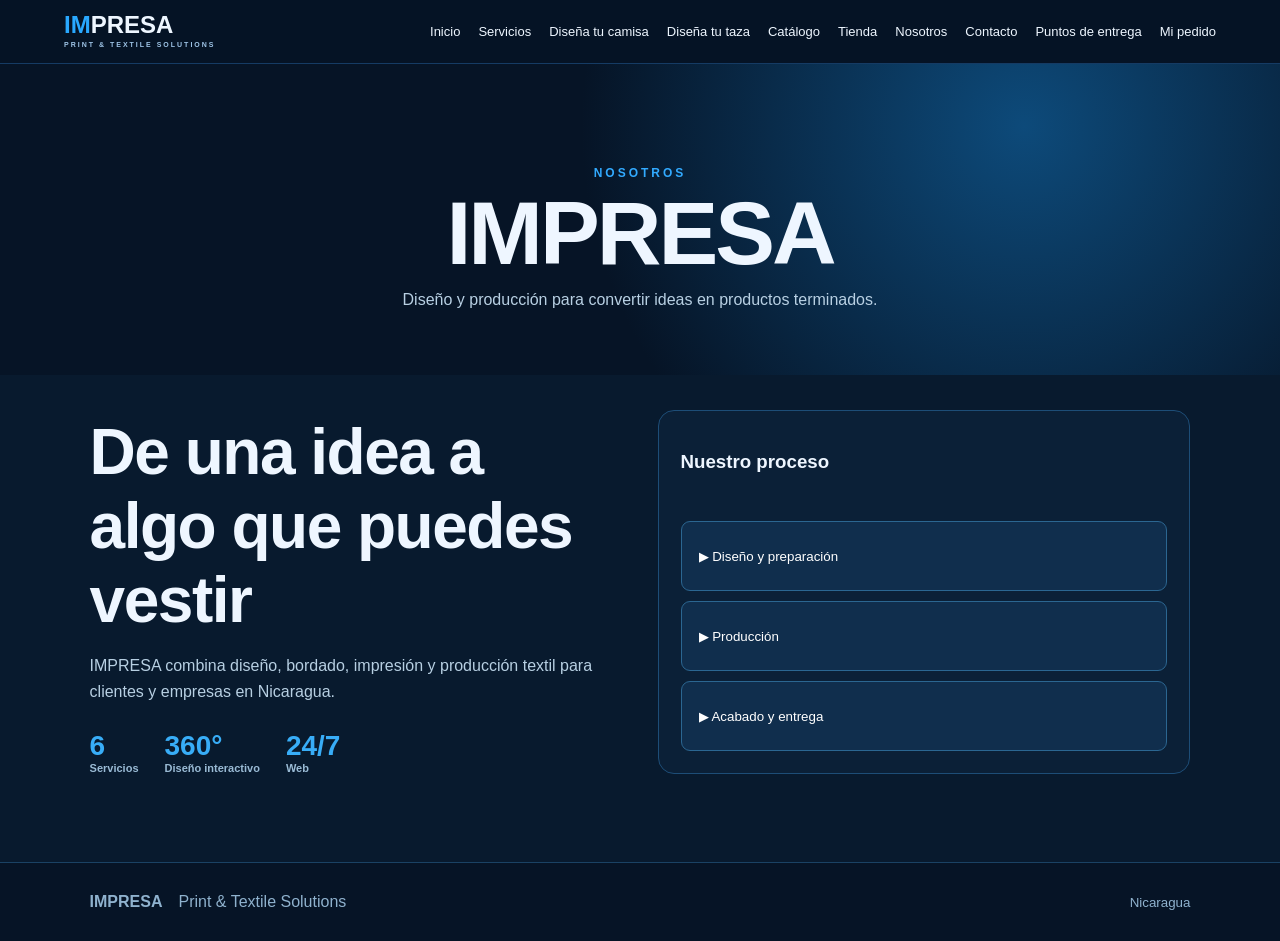
<file: nosotros.html>
<!doctype html><html lang="es"><head><meta charset="UTF-8"><meta name="viewport" content="width=device-width,initial-scale=1"><meta name="theme-color" content="#061426"><title>Nosotros | IMPRESA</title><link rel="stylesheet" href="styles.css"></head><body><header><a class="brand" href="index.html"><span>IM</span>PRESA<small>PRINT & TEXTILE SOLUTIONS</small></a><button id="menu" aria-label="Abrir menú">☰</button><nav id="nav"><a href="index.html">Inicio</a><a href="servicios.html">Servicios</a><a href="disena.html">Diseña tu camisa</a><a href="taza.html">Diseña tu taza</a><a href="catalogo.html">Catálogo</a><a href="tienda.html">Tienda</a><a href="nosotros.html">Nosotros</a><a href="contacto.html">Contacto</a><a href="puntos.html">Puntos de entrega</a><a href="pedido.html">Mi pedido <b id="cartCount"></b></a></nav></header><main><section class="pageHero"><p class="eyebrow">NOSOTROS</p><h1>IMPRESA</h1><p>Diseño y producción para convertir ideas en productos terminados.</p></section><section class="about standalone"><div><h2>De una idea a algo que puedes vestir</h2><p>IMPRESA combina diseño, bordado, impresión y producción textil para clientes y empresas en Nicaragua.</p><div class="stats"><b>6<span>Servicios</span></b><b>360°<span>Diseño interactivo</span></b><b>24/7<span>Web</span></b></div></div><div class="process" id="proceso"><h3>Nuestro proceso</h3><button class="video" data-title="Diseño y preparación">▶ Diseño y preparación</button><button class="video" data-title="Producción IMPRESA">▶ Producción</button><button class="video" data-title="Acabado y entrega">▶ Acabado y entrega</button></div></section></main><dialog id="videoModal"><button id="closeModal" aria-label="Cerrar">✕</button><div class="videoBox">▶</div><h3 id="videoTitle">Proceso IMPRESA</h3><p id="videoNote">Pronto verás aquí el video real de IMPRESA. Mientras tanto, escríbenos por WhatsApp y te mostramos trabajos recientes.</p></dialog><footer><b>IMPRESA</b><span>Print & Textile Solutions</span><small>Nicaragua</small></footer><script src="config.js"></script><script src="app.js"></script></body></html>
</file>
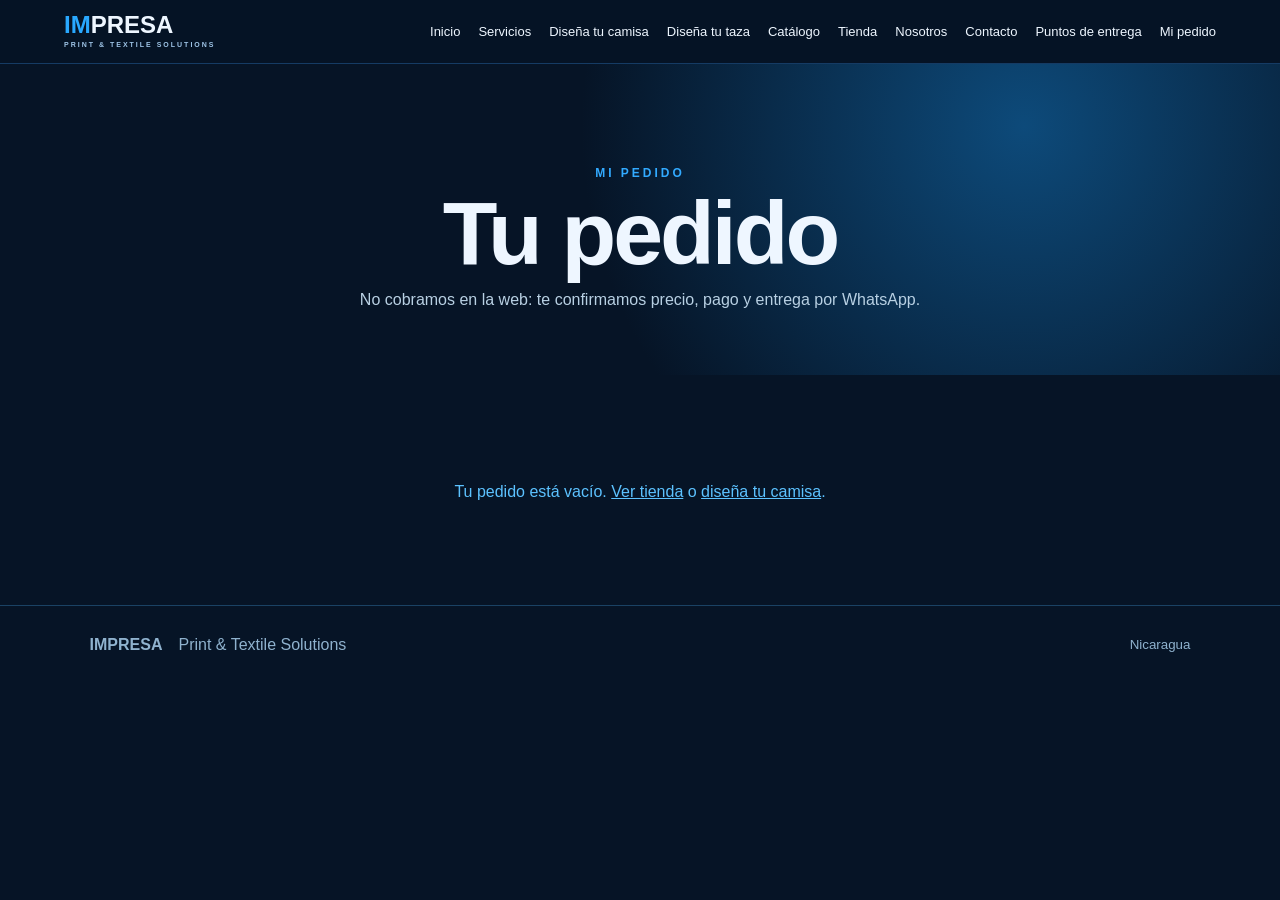
<file: pedido.html>
<!doctype html><html lang="es"><head><meta charset="UTF-8"><meta name="viewport" content="width=device-width,initial-scale=1"><meta name="theme-color" content="#061426"><title>Mi pedido | IMPRESA</title><link rel="stylesheet" href="styles.css"></head><body><header><a class="brand" href="index.html"><span>IM</span>PRESA<small>PRINT & TEXTILE SOLUTIONS</small></a><button id="menu" aria-label="Abrir menú">☰</button><nav id="nav"><a href="index.html">Inicio</a><a href="servicios.html">Servicios</a><a href="disena.html">Diseña tu camisa</a><a href="taza.html">Diseña tu taza</a><a href="catalogo.html">Catálogo</a><a href="tienda.html">Tienda</a><a href="nosotros.html">Nosotros</a><a href="contacto.html">Contacto</a><a href="puntos.html">Puntos de entrega</a><a href="pedido.html">Mi pedido <b id="cartCount"></b></a></nav></header><main><section class="pageHero"><p class="eyebrow">MI PEDIDO</p><h1>Tu pedido</h1><p>No cobramos en la web: te confirmamos precio, pago y entrega por WhatsApp.</p></section><section class="contactPage">
<div id="pedidoItems" class="pedidoItems"></div>
<p id="pedidoVacio" class="status">Tu pedido está vacío. <a href="tienda.html"><u>Ver tienda</u></a> o <a href="disena.html"><u>diseña tu camisa</u></a>.</p>
<form id="pedidoForm" class="contactForm" hidden>
<div class="price"><span>Total estimado</span><strong id="pedidoTotal">C$ 0</strong><small>Precio de referencia; IMPRESA lo confirma antes de producir.</small></div>
<label>Nombre<input name="nombre" required autocomplete="name" placeholder="Tu nombre"></label>
<label>Teléfono / WhatsApp<input name="telefono" required type="tel" autocomplete="tel" placeholder="8888 8888"></label>
<label>Correo (opcional)<input name="correo" type="email" autocomplete="email" placeholder="correo@ejemplo.com"></label>
<label>Entrega<select name="entrega" id="entrega"><option>Retiro en IMPRESA</option><option>Envío a domicilio</option></select><small class="tip"><a href="puntos.html"><u>Ver los puntos de entrega en el mapa</u></a></small></label>
<label id="direccionBox" hidden>Dirección de envío<input name="direccion" autocomplete="street-address" placeholder="Ciudad, barrio, señas"></label>
<label>Notas (opcional)<textarea name="notas" placeholder="Fecha que lo necesitas, detalles del diseño…"></textarea></label>
<button type="submit" class="btn">Enviar pedido por WhatsApp</button>
</form>
<p id="pedidoStatus" class="status" role="status"></p>
</section></main><footer><b>IMPRESA</b><span>Print & Textile Solutions</span><small>Nicaragua</small></footer><script src="config.js"></script><script src="app.js"></script></body></html>
</file>
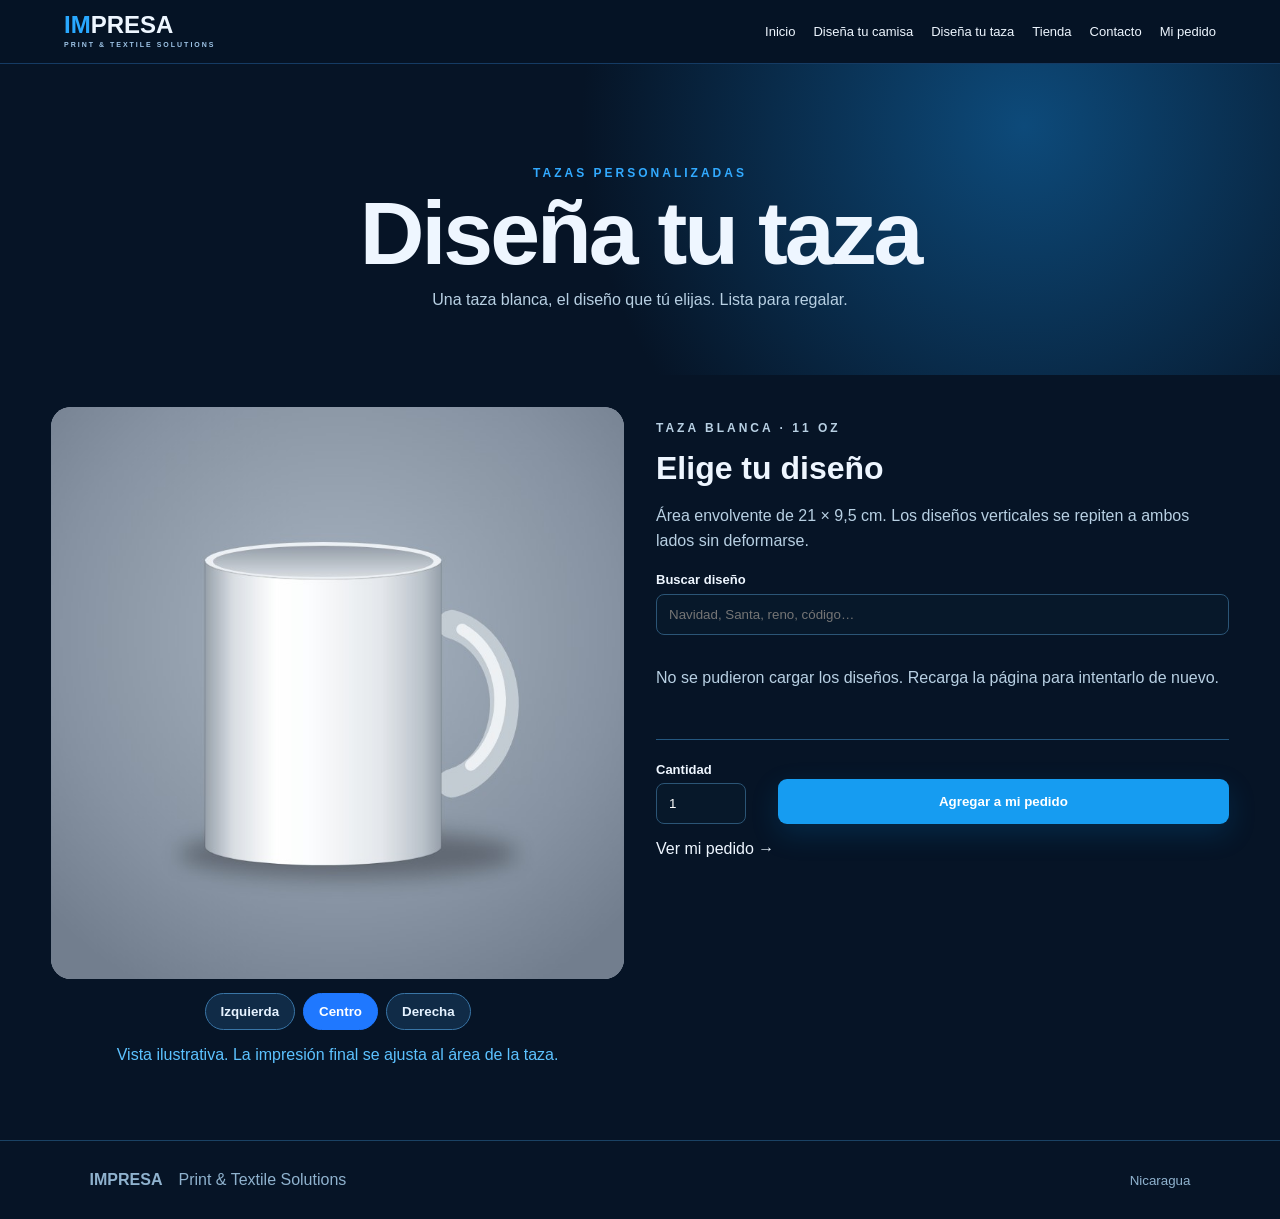
<file: taza.html>
<!doctype html>
<html lang="es">
<head>
<meta charset="UTF-8"><meta name="viewport" content="width=device-width,initial-scale=1"><meta name="theme-color" content="#061426">
<title>Diseña tu taza | IMPRESA</title>
<meta name="description" content="Elige un diseño y míralo en tu taza blanca de 11 oz. Diseños navideños y más de IMPRESA.">
<link rel="stylesheet" href="styles.css?v=taza360-1"><link rel="stylesheet" href="taza.css">
</head>
<body>
<header><a class="brand" href="index.html"><span>IM</span>PRESA<small>PRINT & TEXTILE SOLUTIONS</small></a><button id="menu" aria-label="Abrir menú">☰</button><nav id="nav"><a href="index.html">Inicio</a><a href="disena.html">Diseña tu camisa</a><a href="taza.html" aria-current="page">Diseña tu taza</a><a href="tienda.html">Tienda</a><a href="contacto.html">Contacto</a><a href="pedido.html">Mi pedido <b id="cartCount"></b></a></nav></header>
<main>
<section class="pageHero"><p class="eyebrow">TAZAS PERSONALIZADAS</p><h1>Diseña tu taza</h1><p>Una taza blanca, el diseño que tú elijas. Lista para regalar.</p></section>
<section class="tazaLayout">
  <div class="tazaPreview"><canvas id="tazaCanvas" width="800" height="800" role="img" aria-label="Vista previa de una taza blanca de 11 oz"></canvas>
    <div class="tazaVistas" role="group" aria-label="Vista de la impresión"><button type="button" data-offset="-7">Izquierda</button><button type="button" data-offset="0" aria-pressed="true">Centro</button><button type="button" data-offset="7">Derecha</button></div>
    <p class="status">Vista ilustrativa. La impresión final se ajusta al área de la taza.</p>
  </div>
  <div class="tazaOpciones"><p class="eyebrow">TAZA BLANCA · 11 OZ</p><h2 id="tazaNombre">Elige tu diseño</h2><p>Área envolvente de 21 × 9,5 cm. Los diseños verticales se repiten a ambos lados sin deformarse.</p>
    <label for="tazaBuscar">Buscar diseño</label><input id="tazaBuscar" type="search" placeholder="Navidad, Santa, reno, código…">
    <div id="tazaCategorias" class="tazaCategorias" role="group" aria-label="Categorías de diseño"></div>
    <p id="tazaEstado" role="status" aria-live="polite">Cargando diseños…</p><div id="tazaDisenos" class="tazaDisenos"></div>
    <div class="tazaCompra"><label>Cantidad<input id="tazaCantidad" type="number" min="1" max="999" value="1" inputmode="numeric"></label><p><span id="tazaUnitario"></span><strong id="tazaTotal"></strong></p><button type="button" class="btn" id="tazaAgregar" disabled>Agregar a mi pedido</button></div>
    <p id="tazaPedidoEstado" role="status" aria-live="polite"></p><a href="pedido.html">Ver mi pedido →</a>
  </div>
</section>
</main>
<footer><b>IMPRESA</b><span>Print & Textile Solutions</span><small>Nicaragua</small></footer>
<script src="config.js"></script><script src="app.js?v=taza-transparente-4"></script><script src="camisas.js"></script><script src="taza.js?v=taza-cobertura-2"></script>
</body></html>
</file>
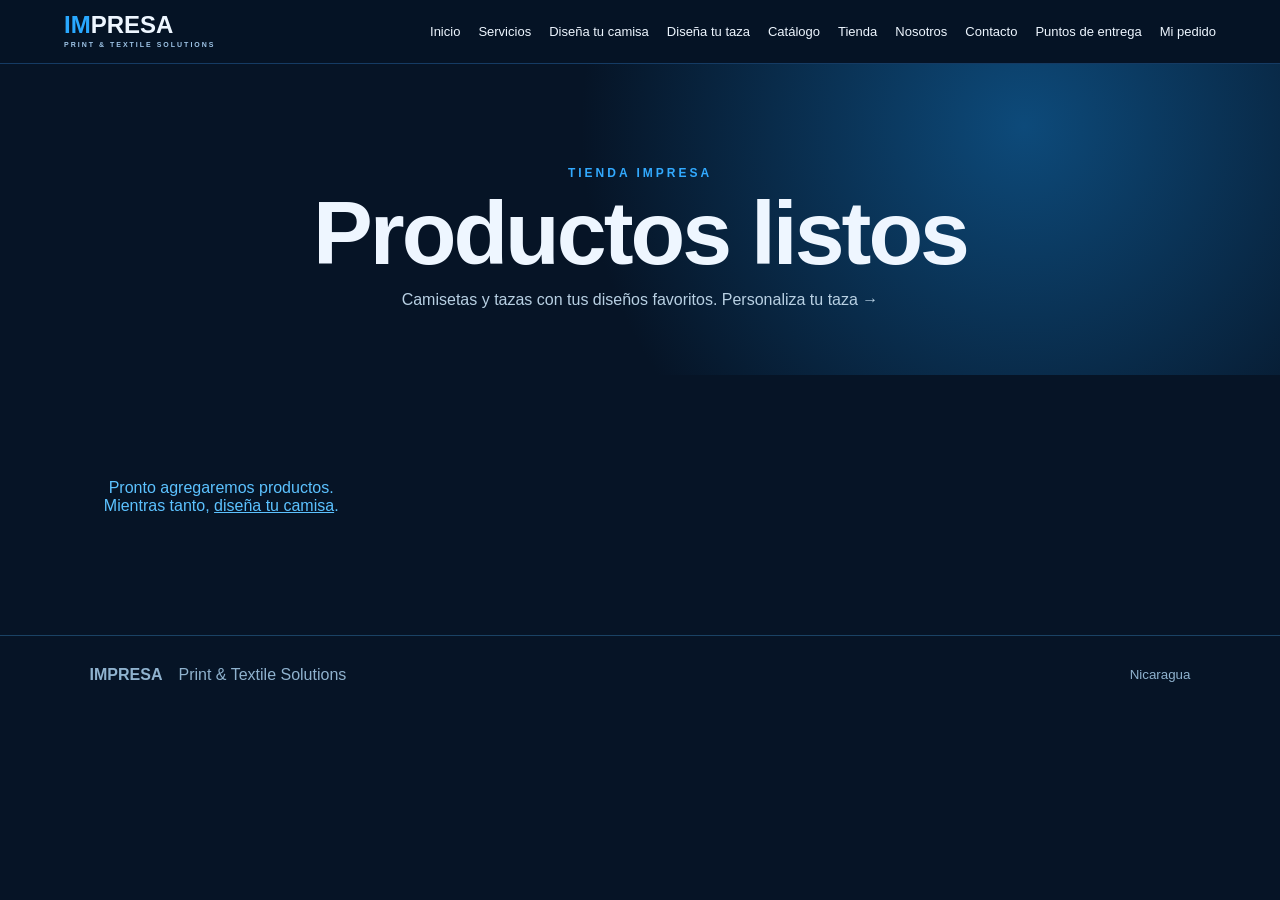
<file: tienda.html>
<!doctype html><html lang="es"><head><meta charset="UTF-8"><meta name="viewport" content="width=device-width,initial-scale=1"><meta name="theme-color" content="#061426"><title>Tienda | IMPRESA</title><link rel="stylesheet" href="styles.css?v=taza360-1"></head><body><header><a class="brand" href="index.html"><span>IM</span>PRESA<small>PRINT & TEXTILE SOLUTIONS</small></a><button id="menu" aria-label="Abrir menú">☰</button><nav id="nav"><a href="index.html">Inicio</a><a href="servicios.html">Servicios</a><a href="disena.html">Diseña tu camisa</a><a href="taza.html">Diseña tu taza</a><a href="catalogo.html">Catálogo</a><a href="tienda.html">Tienda</a><a href="nosotros.html">Nosotros</a><a href="contacto.html">Contacto</a><a href="puntos.html">Puntos de entrega</a><a href="pedido.html">Mi pedido <b id="cartCount"></b></a></nav></header><main><section class="pageHero"><p class="eyebrow">TIENDA IMPRESA</p><h1>Productos listos</h1><p>Camisetas y tazas con tus diseños favoritos. <a href="taza.html">Personaliza tu taza →</a></p></section><section><div class="products realProducts"><p class="status">Cargando productos…</p></div><p id="cartStatus" class="status" role="status"></p></section></main><footer><b>IMPRESA</b><span>Print & Textile Solutions</span><small>Nicaragua</small></footer><script src="config.js"></script><script src="app.js?v=taza-transparente-4"></script><script src="camisas.js"></script></body></html>
</file>
<file: styles.css>
*{box-sizing:border-box}html{scroll-behavior:smooth}body{margin:0;font-family:Inter,Arial,sans-serif;color:#eef6ff;background:#061426}a{color:inherit;text-decoration:none}img{max-width:100%;display:block}header{position:sticky;top:0;z-index:20;display:flex;align-items:center;gap:28px;padding:16px 5%;background:#061426e8;border-bottom:1px solid #153b64;backdrop-filter:blur(14px)}.brand{font-size:24px;font-weight:900;line-height:.75}.brand span,.hero h1 span{color:#29a8ff}.brand small{display:block;font-size:7px;letter-spacing:2px;margin-top:8px;color:#9fc5e8}nav{margin-left:auto;display:flex;gap:18px;font-size:13px}nav a:hover{color:#29a8ff}#menu{display:none;margin-left:auto;background:#0d2b49;border:1px solid #24577f;border-radius:9px;color:white;font-size:23px;width:44px;height:44px}section{padding:88px 7%;scroll-margin-top:70px}.hero{min-height:720px;display:grid;grid-template-columns:.9fr 1.1fr;gap:55px;align-items:center;background:radial-gradient(circle at 78% 35%,#0d4a7a 0,#061426 42%)}h1{font-size:clamp(54px,7vw,98px);line-height:.92;margin:12px 0 25px;letter-spacing:-3px}h2{font-size:clamp(38px,5vw,64px);margin:5px 0 14px;letter-spacing:-1.5px}.lead{font-size:19px;line-height:1.55;color:#bfd5e8;max-width:590px}.eyebrow{color:#32aaff;font-weight:900;letter-spacing:3px;font-size:12px}.btn{border:0;background:#169cf1;color:white;padding:15px 21px;border-radius:9px;font-weight:900;display:inline-block;cursor:pointer;box-shadow:0 10px 28px #008ee52b}.ghost{background:transparent;border:1px solid #39749f;box-shadow:none}.actions{display:flex;gap:12px;margin-top:30px}.trust{display:flex;gap:18px;flex-wrap:wrap;margin-top:28px;color:#9fc5e8;font-size:12px}.heroMedia{position:relative}.heroMedia img{width:100%;height:560px;object-fit:cover;border-radius:24px;box-shadow:0 30px 80px #0008;border:1px solid #2c5e84}.heroMedia:after{content:"";position:absolute;inset:0;border-radius:24px;background:linear-gradient(180deg,transparent 55%,#03101ed9)}.floating{position:absolute;z-index:2;bottom:25px;left:25px;right:25px;display:flex;justify-content:space-between;align-items:end}.floating b{font-size:23px}.floating span{font-size:12px;color:#c9dfef}.head{text-align:center;max-width:760px;margin:0 auto 42px}.head>p:last-child{color:#a9c5db}.serviceFeature{display:grid;grid-template-columns:1.1fr .9fr;gap:0;max-width:1120px;margin:0 auto 22px;background:#0b2037;border:1px solid #1d4d77;border-radius:20px;overflow:hidden}.serviceFeature img{width:100%;height:380px;object-fit:cover}.serviceFeature>div{padding:46px;display:flex;flex-direction:column;justify-content:center}.serviceFeature h3{font-size:38px;margin:15px 0}.serviceFeature p{color:#b8d0e3;line-height:1.6}.serviceFeature a{color:#38adf7;font-weight:800}.pill{align-self:flex-start;background:#123f64;color:#5bc1ff;border:1px solid #26618c;border-radius:999px;padding:7px 11px;font-size:11px;font-weight:900}.cards,.products{display:grid;grid-template-columns:repeat(3,1fr);gap:16px}.cards article,.products article,.preview,#config,.process{background:#0b2037;border:1px solid #1d4d77;border-radius:16px;padding:22px}.cards article{min-height:155px}.cards article:hover,.products article:hover{transform:translateY(-3px);border-color:#299ff0}.ico{font-size:26px;color:#35aaff;font-weight:900}.designer{background:#081a2e}.designerGrid{display:grid;grid-template-columns:1.15fr .85fr;gap:24px;max-width:1180px;margin:auto}.preview{padding:18px}.previewTop{display:flex;justify-content:space-between;color:#84abc8;font-size:10px;font-weight:900;letter-spacing:1px;margin-bottom:16px}.liveDot{color:#50d899}.tabs,.viewbuttons{display:flex;gap:7px;justify-content:center;flex-wrap:wrap;margin-bottom:16px}.tabs button,.viewbuttons button{background:#102b47;border:1px solid #24577f;color:#cce7ff;padding:10px 13px;border-radius:8px}.tabs .active,.viewbuttons .active{background:#1b9ce9;color:#fff}.studio{min-height:470px;display:grid;place-items:center;border-radius:14px;background:radial-gradient(circle at 50% 40%,#f5f7f8 0,#cbd1d6 55%,#89939b 100%);overflow:hidden;box-shadow:inset 0 -35px 60px #29354035}.model{position:relative;width:min(390px,85%);height:420px;display:grid;place-items:center;background:linear-gradient(90deg,#d8d8d8 0,#fff 18%,#fafafa 50%,#fff 82%,#d7d7d7 100%);color:#148be0;font-weight:900;clip-path:polygon(22% 0,38% 8%,62% 8%,78% 0,100% 20%,86% 36%,78% 28%,78% 100%,22% 100%,22% 28%,14% 36%,0 20%);filter:drop-shadow(0 25px 18px #0005);transition:.5s}.model:after{content:"";position:absolute;inset:0;background:linear-gradient(90deg,#00000015,transparent 25%,transparent 75%,#00000014);pointer-events:none}.neck{position:absolute;top:12px;width:72px;height:28px;border-radius:0 0 50px 50px;background:#b8bdc1;box-shadow:inset 0 4px 6px #7d858b}.model.spin{animation:spin 5s linear infinite}@keyframes spin{50%{transform:rotateY(180deg)}100%{transform:rotateY(360deg)}}#designMark{z-index:2;padding:14px;border:2px dashed #168bd3;color:#0e79bb;max-width:45%;text-align:center}#config{display:grid;gap:14px}.step{display:flex;align-items:center;gap:10px;margin-top:3px}.step>span{display:grid;place-items:center;width:31px;height:31px;border-radius:50%;background:#169cf1;font-size:11px;font-weight:900}.step b{font-size:15px}label,legend{font-weight:700;font-size:13px}select,input{width:100%;margin-top:6px;padding:12px;border-radius:8px;border:1px solid #2b5576;background:#07182a;color:white}input[type=color]{height:48px;padding:5px}.upload input{display:none}.upload span{display:block;margin-top:7px;padding:18px;border:1px dashed #3183bb;border-radius:10px;text-align:center;color:#64c3ff;background:#0b2945}fieldset{border:1px solid #264d6d;border-radius:10px}.sizes{display:grid;grid-template-columns:repeat(3,1fr);gap:8px}.tech{display:flex;align-items:center;justify-content:space-between;padding:10px;margin:7px 0;background:#0d2a47;border-radius:7px}.tech.disabled{opacity:.42}.reason{color:#ffce72;font-size:12px}.price{display:flex;flex-direction:column;background:#061426;padding:14px;border-radius:10px}.price strong{font-size:30px;color:#31aaff}.full{width:100%}.products{grid-template-columns:repeat(4,1fr)}.products article{display:flex;flex-direction:column;gap:8px}.productpic{height:245px;border-radius:12px;display:grid;place-items:center;position:relative;overflow:hidden;background:radial-gradient(circle at 50% 25%,#fff,#b7c3ca);color:#0c5d91}.productpic:before{content:"";position:absolute;width:170px;height:190px;background:linear-gradient(90deg,#d9dde0,#fff 22%,#f6f6f6 70%,#cdd2d5);clip-path:polygon(22% 0,38% 8%,62% 8%,78% 0,100% 20%,86% 36%,78% 28%,78% 100%,22% 100%,22% 28%,14% 36%,0 20%);filter:drop-shadow(0 16px 12px #0004)}.productpic span{z-index:2;font-size:14px;font-weight:900}.p2:before{background:linear-gradient(90deg,#111,#282828 25%,#202020 70%,#080808)}.p2 span{color:#fff}.p3:before{background:linear-gradient(90deg,#0c5c99,#159fea 30%,#118bd0 70%,#064b7d)}.p3 span{color:#fff}.p4:before{clip-path:polygon(22% 0,39% 8%,45% 20%,55% 20%,61% 8%,78% 0,100% 20%,86% 36%,78% 28%,78% 100%,22% 100%,22% 28%,14% 36%,0 20%)}.products strong{font-size:22px;color:#37aefe}.cart{margin-top:auto}.status{text-align:center;color:#5cc2ff}.gallery{display:grid;grid-template-columns:1.35fr .65fr;grid-template-rows:250px 250px;gap:14px;max-width:1120px;margin:auto}.gallery figure{margin:0;position:relative;overflow:hidden;border-radius:16px;border:1px solid #24577f}.gallery .wide{grid-row:1/3}.gallery img{width:100%;height:100%;object-fit:cover;transition:.5s}.gallery figure:hover img{transform:scale(1.03)}.gallery figcaption{position:absolute;left:0;right:0;bottom:0;padding:30px 20px 18px;background:linear-gradient(transparent,#03101ee8);font-weight:900}.about{display:grid;grid-template-columns:1fr 1fr;gap:35px;background:#081a2e}.about>div:first-child>p:not(.eyebrow){color:#b7cfe2;line-height:1.65}.stats{display:flex;gap:26px;margin-top:25px}.stats b{font-size:28px;color:#38adf7}.stats span{display:block;font-size:11px;color:#9abbd5}.process{display:grid;gap:10px}.video{padding:17px;text-align:left;background:#102e4d;color:#fff;border:1px solid #2b6691;border-radius:9px;cursor:pointer}.contact{text-align:center}.contact p{max-width:650px;margin:15px auto 25px;color:#b8d0e3}footer{padding:30px 7%;display:flex;gap:16px;align-items:center;border-top:1px solid #1a4264;color:#8fb2ce}footer small{margin-left:auto}dialog{max-width:650px;width:90%;border:1px solid #2e78ad;border-radius:14px;background:#07182a;color:white;padding:25px}dialog::backdrop{background:#000b}#closeModal{float:right;background:none;border:0;color:white;font-size:20px}.videoBox{height:300px;background:#02070d;display:grid;place-items:center;font-size:70px;color:#2eaaff;border-radius:10px;margin-top:30px}
@media(max-width:900px){#menu{display:grid;place-items:center}nav{display:none;position:absolute;top:72px;left:3%;right:3%;background:#081a2ef5;padding:15px;border:1px solid #24577f;border-radius:14px;flex-direction:column;gap:4px;box-shadow:0 20px 50px #0008}nav.open{display:flex}nav a{font-size:16px;padding:13px;border-radius:8px}nav a:hover{background:#0d2b49}.hero,.designerGrid,.about,.serviceFeature{grid-template-columns:1fr}.hero{padding-top:55px}.heroMedia img{height:440px}.serviceFeature img{height:330px}.cards{grid-template-columns:repeat(2,1fr)}.products{grid-template-columns:repeat(2,1fr)}.gallery{grid-template-columns:1fr 1fr;grid-template-rows:330px 220px}.gallery .wide{grid-column:1/3;grid-row:auto}.studio{min-height:430px}}
@media(max-width:520px){header{padding:12px 4%}.brand{font-size:21px}section{padding:60px 5%}.hero{display:flex;flex-direction:column;min-height:auto;gap:34px;background:radial-gradient(circle at 80% 55%,#0c4675 0,#061426 45%)}h1{font-size:52px;letter-spacing:-2px}.lead{font-size:16px}.actions{display:grid;grid-template-columns:1fr 1fr}.actions .btn{text-align:center;padding:14px 10px}.trust{gap:9px 15px}.heroMedia{width:100%}.heroMedia img{height:420px;border-radius:18px}.floating{left:16px;right:16px;bottom:16px;display:block}.floating b{font-size:20px;display:block}.floating span{display:block;margin-top:5px}.head{margin-bottom:28px}.head h2{font-size:40px}.serviceFeature{border-radius:15px}.serviceFeature img{height:280px}.serviceFeature>div{padding:27px}.serviceFeature h3{font-size:30px}.cards{grid-template-columns:1fr 1fr;gap:10px}.cards article{padding:16px;min-height:145px}.cards h3{font-size:16px}.cards p{font-size:12px;line-height:1.4}.designerGrid{gap:14px}.preview,#config{padding:13px}.studio{min-height:370px}.model{height:340px;width:82%}.tabs{display:grid;grid-template-columns:1fr 1fr}.tabs button{font-size:12px}.viewbuttons button{flex:1}.sizes{grid-template-columns:repeat(3,1fr)}.products{grid-template-columns:1fr 1fr;gap:10px}.products article{padding:12px}.productpic{height:190px}.productpic:before{width:125px;height:145px}.products h3{font-size:15px;margin-bottom:0}.products p{font-size:11px;margin:0}.products strong{font-size:19px}.products .btn{font-size:11px;padding:11px 8px}.gallery{display:grid;grid-template-columns:1fr;grid-template-rows:280px 210px 210px}.gallery .wide{grid-column:auto}.about{gap:20px}.stats{flex-wrap:wrap}.process{padding:16px}footer{flex-direction:column;align-items:flex-start}footer small{margin:0}}
.pageHero{padding:90px 7% 50px;background:radial-gradient(circle at 80% 20%,#0d4a7a 0,#061426 42%);text-align:center}.pageHero h1{margin:8px 0 12px}.pageHero p:last-child{color:#b8d0e3}.homeServices{padding-top:70px}.visualServices{max-width:1120px;margin:auto;display:grid;grid-template-columns:repeat(3,1fr);gap:14px}.svc{height:260px;border-radius:16px;overflow:hidden;position:relative;background-size:cover;background-position:center;border:1px solid #24577f;box-shadow:0 18px 40px #0004}.svc:after{content:"";position:absolute;inset:0;background:linear-gradient(transparent 45%,#020b14e8)}.svc span{position:absolute;z-index:2;left:18px;bottom:18px;font-size:20px;font-weight:950;letter-spacing:1px}.svc:hover{transform:translateY(-4px);border-color:#35aaff}.embroidery{background-image:url('https://images.unsplash.com/photo-1610030469983-98e550d6193c?auto=format&fit=crop&q=88&w=900')}.dtf{background-image:url('https://images.unsplash.com/photo-1521572163474-6864f9cf17ab?auto=format&fit=crop&q=88&w=900')}.screen{background-image:url('https://images.unsplash.com/photo-1562157873-818bc0726f68?auto=format&fit=crop&q=88&w=900')}.sub{background-image:url('https://images.unsplash.com/photo-1581655353564-df123a1eb820?auto=format&fit=crop&q=88&w=900')}.vinyl{background-image:url('https://images.unsplash.com/photo-1598032895397-b9472444bf93?auto=format&fit=crop&q=88&w=900')}.sign{background-image:url('https://images.unsplash.com/photo-1524230572899-a752b3835840?auto=format&fit=crop&q=88&w=900')}.homeCta{display:grid;grid-template-columns:1fr 1fr;gap:30px;align-items:center;background:#081a2e}.homeCta img{width:100%;height:440px;object-fit:cover;border-radius:20px}.serviceRows{display:grid;gap:24px;max-width:1120px;margin:auto}.serviceRows article{display:grid;grid-template-columns:1fr 1fr;background:#0b2037;border:1px solid #1d4d77;border-radius:18px;overflow:hidden}.serviceRows article:nth-child(even) img{order:2}.serviceRows img{width:100%;height:360px;object-fit:cover}.serviceRows article>div{padding:40px;align-self:center}.standalone{padding-top:35px}.dragStudio{perspective:900px;cursor:grab;touch-action:none;position:relative}.dragStudio:active{cursor:grabbing}.model.realistic{transform-style:preserve-3d;transition:transform .08s linear,background .25s;box-shadow:inset 22px 0 30px #00000016,inset -22px 0 30px #00000016;will-change:transform}.dragHint{position:absolute;bottom:15px;background:#061426cc;padding:8px 12px;border-radius:999px;font-size:11px;color:#b9d7ec}.realProducts article{padding:14px}.realProducts img{height:310px;width:100%;object-fit:cover;border-radius:12px;background:#fff}.contactPage{max-width:800px;margin:auto}.contactForm{display:grid;gap:15px;background:#0b2037;border:1px solid #1d4d77;border-radius:18px;padding:28px}.contactForm textarea{width:100%;min-height:150px;margin-top:6px;padding:12px;border-radius:8px;border:1px solid #2b5576;background:#07182a;color:white;resize:vertical}
@media(max-width:900px){.visualServices{grid-template-columns:repeat(2,1fr)}.homeCta,.serviceRows article{grid-template-columns:1fr}.serviceRows article:nth-child(even) img{order:0}.homeCta img{height:340px}}
@media(max-width:520px){.visualServices{grid-template-columns:1fr 1fr;gap:10px}.svc{height:190px}.svc span{font-size:14px;left:12px;bottom:12px}.pageHero{padding:65px 5% 35px}.serviceRows img{height:260px}.serviceRows article>div{padding:24px}.realProducts img{height:230px}.homeCta{display:flex;flex-direction:column}.homeCta img{height:300px}}
.pedidoItems{display:grid;gap:12px;margin-bottom:20px}.pedidoItem{display:flex;justify-content:space-between;gap:16px;align-items:center;background:#0b2037;border:1px solid #1d4d77;border-radius:14px;padding:16px 20px}.pedidoItem h3{margin:0 0 6px}.pedidoItem p{margin:0;color:#b8d0e3;font-size:13px}.pedidoItem>div:last-child{display:flex;flex-direction:column;align-items:flex-end;gap:8px}.pedidoItem strong{color:#37aefe;font-size:20px;white-space:nowrap}.pedidoItem .btn{padding:8px 12px;font-size:12px}.contactForm select{margin-top:6px}[hidden]{display:none!important}nav b{color:#29a8ff}
@media(max-width:520px){.pedidoItem{flex-direction:column;align-items:flex-start}.pedidoItem>div:last-child{flex-direction:row;align-items:center;width:100%;justify-content:space-between}}
.serviceRows article,.process{scroll-margin-top:90px}
.pedidoVista{width:84px;height:84px;object-fit:cover;border-radius:10px;flex:none;background:#eef2f7}.pedidoItem>div:nth-last-child(2){flex:1}.tip{display:block;margin-top:6px;color:#9fc0da;font-size:12px;font-weight:400}.videoBox iframe,.videoBox video{width:100%;height:100%;border:0;border-radius:10px;background:#000}
@media(max-width:520px){.pedidoVista{width:100%;height:auto;aspect-ratio:1}}
nav a{white-space:nowrap}
@media(max-width:1240px){#menu{display:grid;place-items:center}nav{display:none;position:absolute;top:72px;left:3%;right:3%;background:#081a2ef5;padding:15px;border:1px solid #24577f;border-radius:14px;flex-direction:column;gap:4px;box-shadow:0 20px 50px #0008}nav.open{display:flex}nav a{font-size:16px;padding:13px;border-radius:8px}nav a:hover{background:#0d2b49}}
/* vista en grande */
.vg{width:min(980px,96vw);max-height:94vh;padding:46px 56px 18px;border:1px solid #1d4d77;border-radius:16px;background:#0b2037;color:#eaf4ff;overflow:hidden}
.vg::backdrop{background:#020a14e6}
.vg figure{margin:0;display:grid;gap:10px}
.vg .vgImg{height:min(70vh,760px);display:grid;place-items:center;border-radius:12px;background:#151515;padding:14px}
.vg.claro .vgImg{background:repeating-conic-gradient(#e9edf2 0 25%,#fff 0 50%) 0 0/24px 24px}
.vg.foto .vgImg{background:#eef2f7;padding:0}
.vg .vgImg img{max-width:100%;max-height:100%;object-fit:contain}
.vg figcaption{display:flex;gap:10px;align-items:baseline;flex-wrap:wrap}.vg figcaption b{font-size:18px}.vg figcaption span{color:#9fc0da;font-size:13px}
.vgX{position:absolute;top:8px;right:12px;background:none;border:0;color:#fff;font-size:32px;line-height:1;cursor:pointer}
.vgN{position:absolute;top:50%;transform:translateY(-50%);width:42px;height:62px;border:0;border-radius:10px;background:#102b47cc;color:#fff;font-size:34px;cursor:pointer}
.vgP{left:8px}.vgS{right:8px}
.vgAcc{display:flex;gap:10px;justify-content:flex-end;margin-top:10px;flex-wrap:wrap}.vgAcc .btn{padding:11px 18px}
@media(max-width:600px){.vg{padding:44px 10px 12px}.vg .vgImg{height:62vh}.vgN{width:34px;height:52px;font-size:28px;top:auto;bottom:70px;transform:none}.vgAcc .btn{flex:1;text-align:center}}

.realProducts .zoom img{transition:transform .3s}.realProducts .zoom:hover img{transform:scale(1.03)}.realProducts .zoom{cursor:zoom-in}.tallaLbl{display:flex;align-items:center;gap:8px;font-size:13px}.tallaLbl select{width:auto;margin:0;padding:8px}.realProducts .cambiar{text-align:center;padding:10px;font-size:13px}

img.mk{aspect-ratio:1;background:radial-gradient(circle at 50% 40%,#a9b4c1,#8692a1 70%,#727e8d);opacity:.55}img.mk.lista{opacity:1;transition:opacity .3s}
.vg.verDis .vgImg{padding:4%}.vg.verDis:not(.claro) .vgImg{background:#151515}

.filtros{display:flex;flex-wrap:wrap;gap:8px;justify-content:center;margin:0 auto 22px}.filtros button{background:#102b47;border:1px solid #24577f;color:#cce7ff;padding:9px 15px;border-radius:999px;font-weight:800;cursor:pointer}.filtros button[aria-pressed=true]{background:#169cf1;border-color:#169cf1;color:#fff}.realProducts article[hidden]{display:none}

/* Vista de taza giratoria en tienda y carrusel. */
.tazaZoom{position:relative}
.taza360Badge{position:absolute;right:12px;bottom:12px;background:#071b30e8;color:#fff;border:1px solid #64c3ff;border-radius:999px;padding:5px 10px;font-size:12px;font-weight:800;pointer-events:none}
.taza360{position:fixed;inset:0;margin:auto;width:min(94vw,680px);max-height:94dvh;overflow:auto;border:1px solid #3975a6;border-radius:20px;padding:22px;background:#071b30;color:#eaf4ff;text-align:center}
.taza360::backdrop{background:#000b}
.taza360 h2{font-size:22px;letter-spacing:0;margin:0 30px 8px}
.taza360Estado,.taza360Ayuda{font-size:13px;color:#b8d0e3;margin:10px 0}
.taza360 canvas{display:block;width:min(100%,52dvh);height:auto;margin:12px auto;border-radius:14px;touch-action:none;cursor:grab}
.taza360 canvas:active{cursor:grabbing}
.taza360Cerrar{position:absolute;right:12px;top:10px;width:35px;height:35px;border:0;border-radius:50%;background:#19426a;color:#fff;font-size:26px;cursor:pointer}
.taza360Controles{display:flex;justify-content:center;align-items:center;gap:10px}
.taza360Controles button{border:1px solid #3975a6;border-radius:999px;background:#102b47;color:#fff;padding:10px 16px;font-weight:700;cursor:pointer}
.taza360Controles button[aria-pressed=true]{background:#1f78ff}
.taza360Rango{display:flex;align-items:center;gap:10px;max-width:460px;margin:14px auto;font-size:13px}
.taza360Rango input{width:100%;margin:0;padding:0;accent-color:#1f78ff}
.taza360Rango output{min-width:40px}
.taza360Pedir{display:inline-block;margin-top:3px}
.taza360 :focus-visible{outline:3px solid #ffd465;outline-offset:3px}
@media(max-width:420px){.taza360{padding:18px 12px}.taza360 h2{font-size:19px}.taza360Controles{gap:6px}.taza360Controles button{padding:9px 12px}}

.taza360Acciones{display:flex;gap:10px;justify-content:center;flex-wrap:wrap}.taza360Acciones .btn{font-size:13px;padding:10px 14px}
</file>
<file: taza.css>
.tazaLayout{max-width:1360px;margin:auto;padding:32px 4% 60px;display:grid;grid-template-columns:minmax(0,1fr) minmax(0,1fr);gap:32px;align-items:start}
.tazaPreview{position:sticky;top:22px}.tazaPreview canvas{width:100%;height:auto;display:block;border-radius:20px;background:#a4afbd}
.tazaOpciones h2{margin:8px 0 16px;font-size:32px;letter-spacing:0}.tazaOpciones>p{color:#b8d0e3;line-height:1.6}
.tazaVistas,.tazaCategorias{display:flex;gap:8px;flex-wrap:wrap;margin:14px 0}.tazaVistas{justify-content:center}
.tazaVistas button,.tazaCategorias button{border:1px solid #3975a6;background:#102b47;color:#e5f2ff;border-radius:999px;padding:10px 15px;cursor:pointer;font-weight:700}
.tazaVistas button[aria-pressed=true],.tazaCategorias button[aria-pressed=true]{background:#1f78ff;border-color:#1f78ff;color:#fff}
.tazaDisenos{display:grid;grid-template-columns:repeat(3,minmax(0,1fr));gap:10px;max-height:430px;overflow-y:auto;padding:4px}
.tazaDisenos button{min-width:0;border:2px solid transparent;border-radius:12px;background:#102b47;color:#fff;padding:8px;cursor:pointer;text-align:left}
.tazaDisenos button[aria-pressed=true]{border-color:#64c3ff;background:#19426a}.tazaDisenos img{display:block;width:100%;height:110px;object-fit:contain;background:#151515;border-radius:7px}.tazaDisenos span{display:block;font-size:12px;line-height:1.4;margin-top:7px;overflow-wrap:anywhere}
.tazaCompra{display:flex;align-items:end;flex-wrap:wrap;gap:16px;border-top:1px solid #24577f;padding-top:22px;margin-top:24px}.tazaCompra label{width:90px}.tazaCompra p{margin:0;display:grid;gap:5px}.tazaCompra strong{font-size:28px}.tazaCompra .btn{flex:1;min-width:180px}.tazaCompra input{margin-bottom:0}
.tazaDisenos button:focus-visible,.tazaVistas button:focus-visible,.tazaCategorias button:focus-visible{outline:3px solid #ffd465;outline-offset:3px}
@media(max-width:820px){.tazaLayout{grid-template-columns:1fr;gap:22px}.tazaPreview{position:static;max-width:580px;width:100%;margin:auto}.tazaDisenos{max-height:360px}}
@media(max-width:420px){.tazaDisenos{grid-template-columns:repeat(2,minmax(0,1fr))}}
</file>
